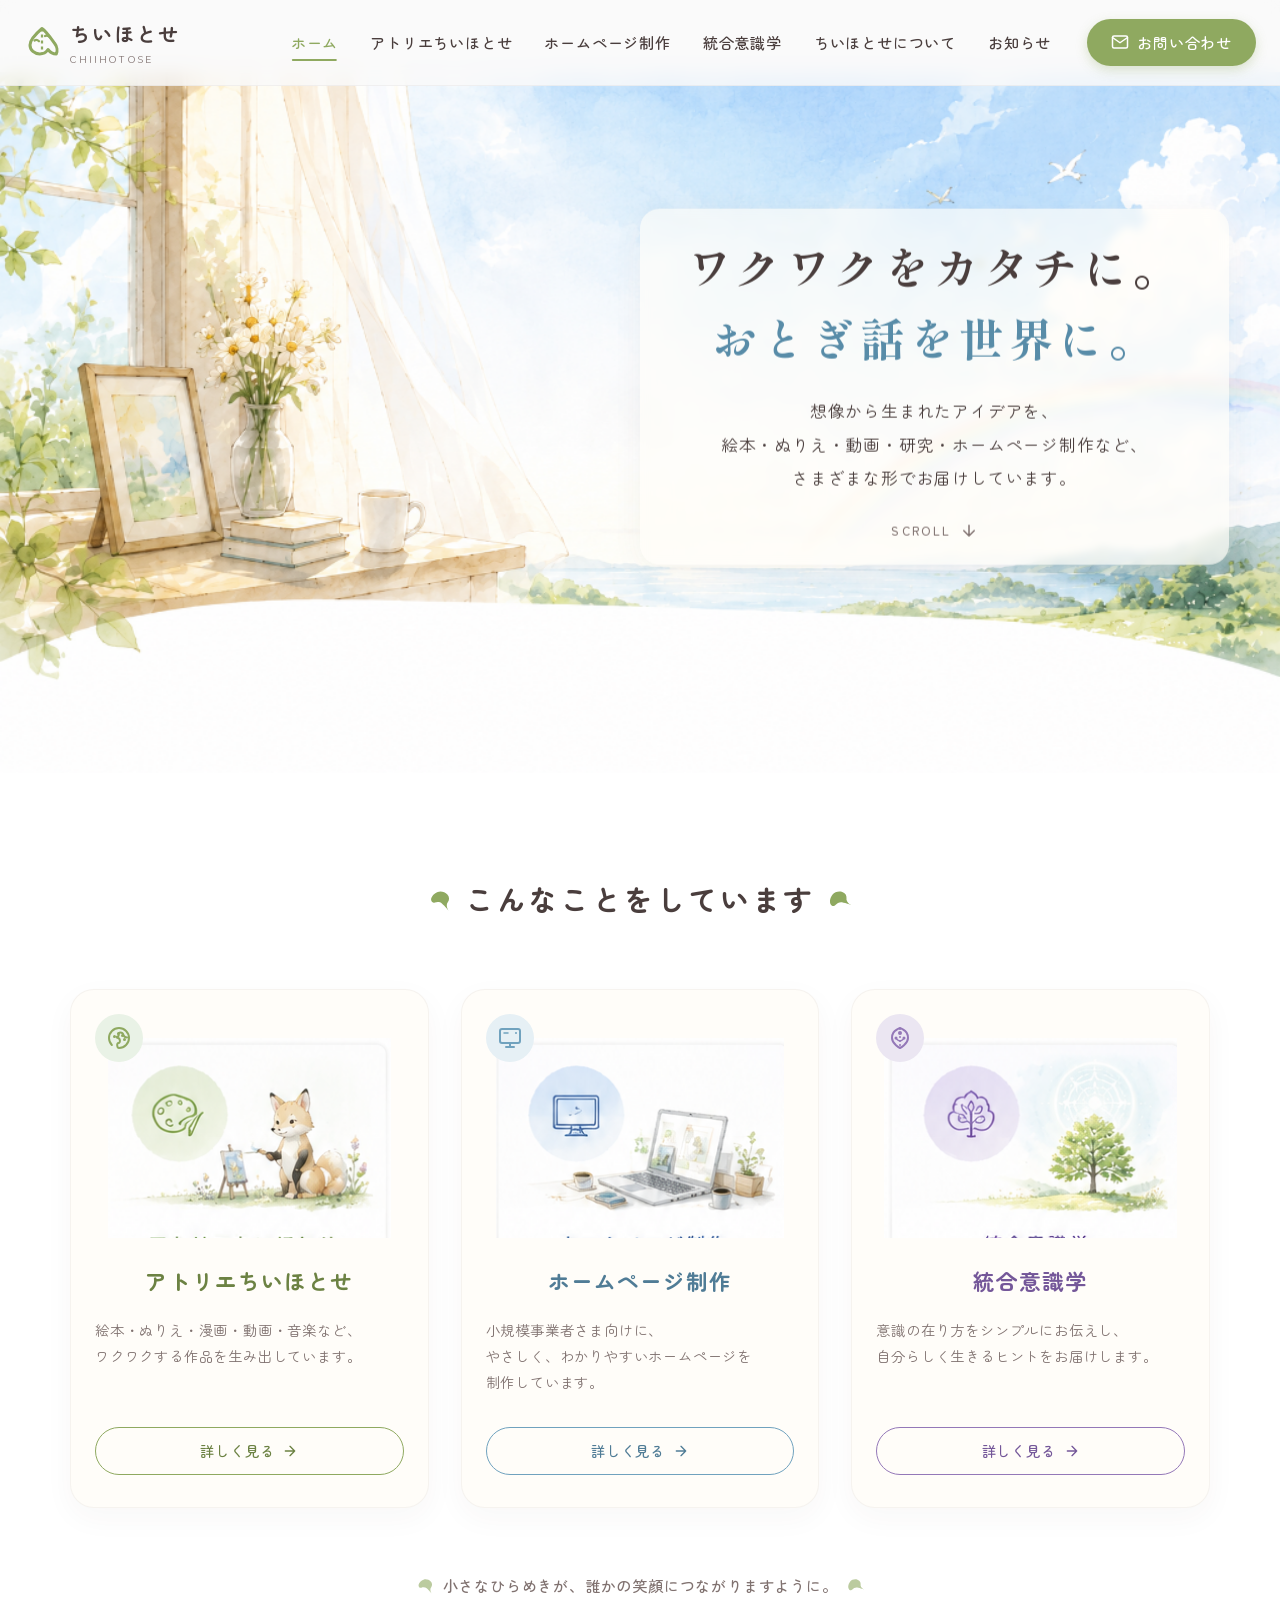
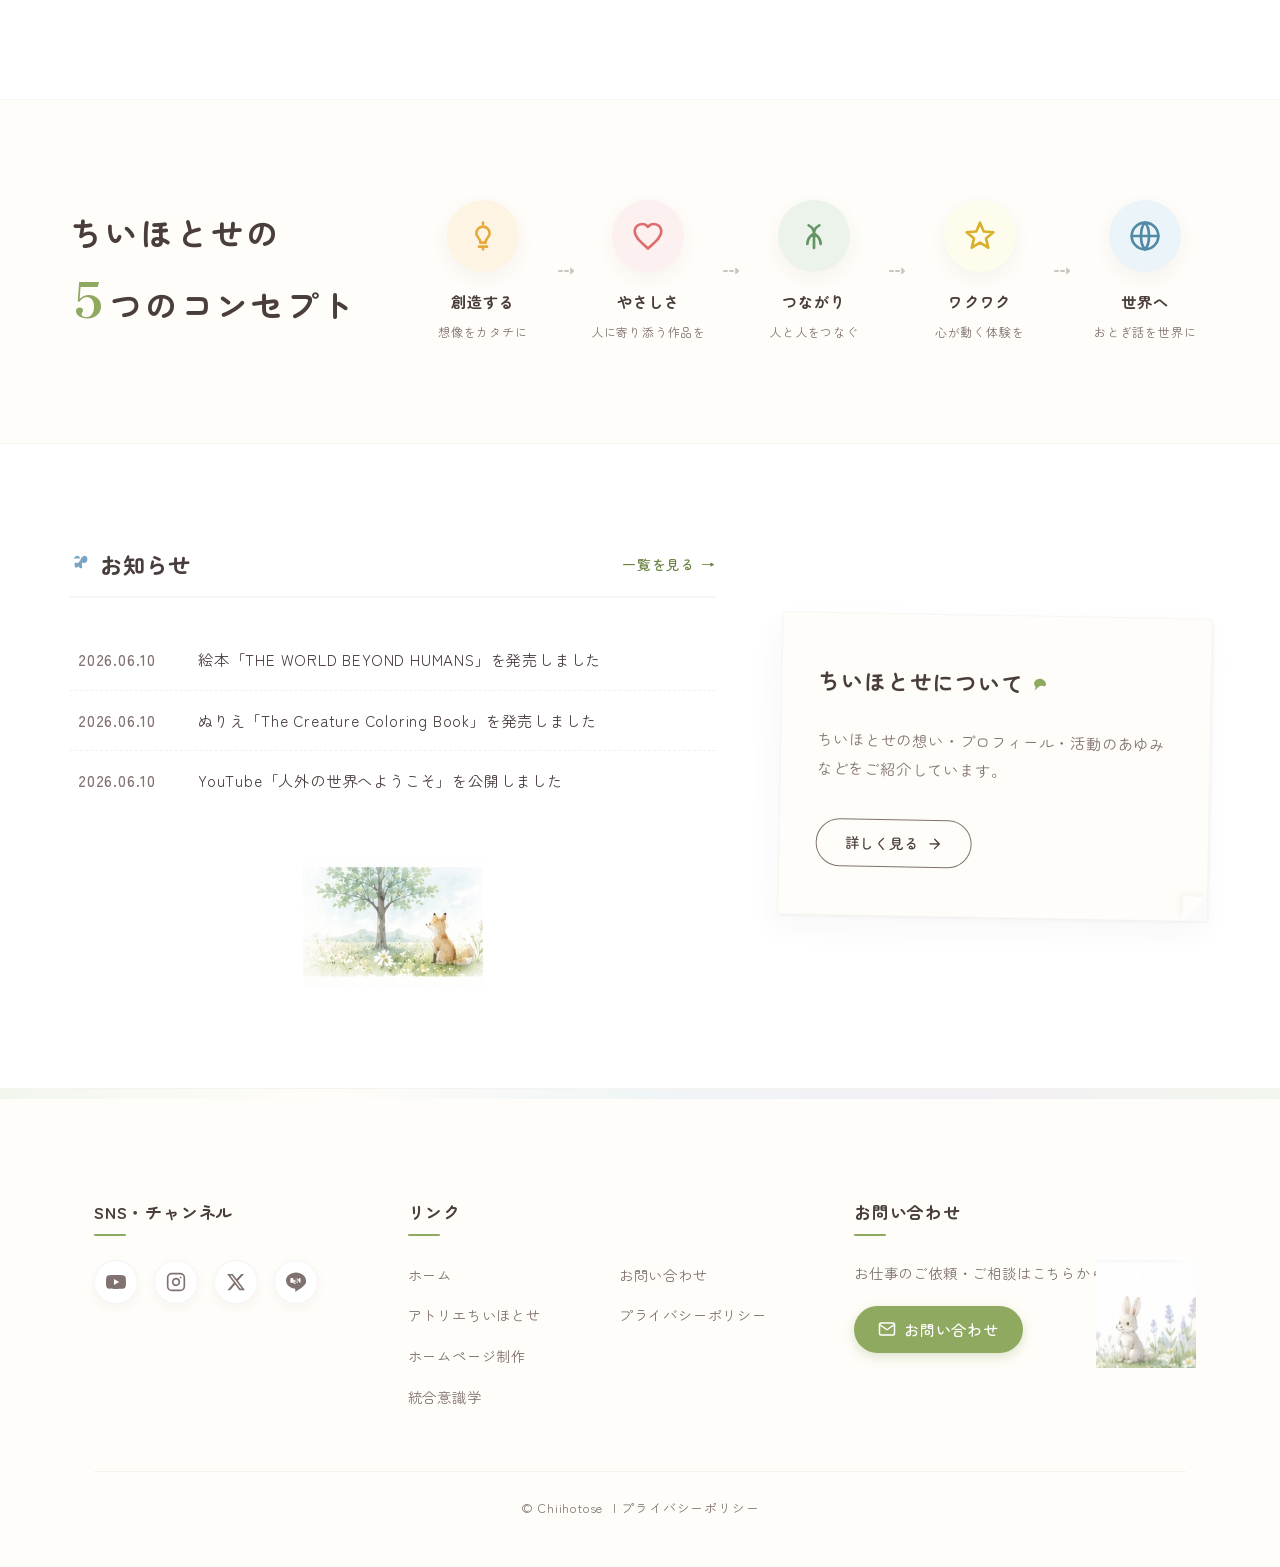
<file: index.html>
<!DOCTYPE html>
<html lang="ja">
<head>
    <meta charset="UTF-8">
    <meta name="viewport" content="width=device-width, initial-scale=1.0">
    <title>ちいほとせ | ワクワクをカタチに。おとぎ話を世界に。</title>
    <meta name="description" content="想像から生まれたアイデアを、絵本・ぬりえ・漫画・動画・音楽・研究など、さまざまな形でお届けしているクリエイティブスタジオ「ちいほとせ」の公式サイトです。">
    <!-- Google Fonts: Zen Maru Gothic & Shippori Mincho -->
    <link rel="preconnect" href="https://fonts.googleapis.com">
    <link rel="preconnect" href="https://fonts.gstatic.com" crossorigin>
    <link href="https://fonts.googleapis.com/css2?family=Shippori+Mincho:wght@500;700&family=Zen+Maru+Gothic:wght@400;500;700&display=swap" rel="stylesheet">
    <!-- styles.css -->
    <link rel="stylesheet" href="styles.css">
    <link rel="icon" type="image/png" href="assets/favicon.png">
</head>
<body>
    <!-- ヘッダー -->
    <header class="site-header" id="site-header">
        <div class="header-container">
            <a href="#" class="header-logo" aria-label="ちいほとせ ホーム">
                <svg class="logo-icon" viewBox="0 0 24 24" fill="none" xmlns="http://www.w3.org/2000/svg">
                    <path d="M12 3C8.5 6 4 10 4 14C4 17.5 7 20 10.5 20C13 20 15 18.5 16 17C17.5 19 19.5 20 21.5 20C22.5 18 22 15 20.5 13C19 11 15 5 12 3Z" stroke="#8FA960" stroke-width="2" stroke-linecap="round" stroke-linejoin="round"/>
                    <path d="M12 3V20" stroke="#8FA960" stroke-width="1.5" stroke-dasharray="2 2"/>
                    <path d="M7 11C7 11 8.5 10 10 11.5" stroke="#8FA960" stroke-width="1.5" stroke-linecap="round"/>
                    <path d="M14 8C14 8 16 7 17.5 9" stroke="#8FA960" stroke-width="1.5" stroke-linecap="round"/>
                </svg>
                <div class="logo-text">
                    <span class="logo-main">ちいほとせ</span>
                    <span class="logo-sub">chiihotose</span>
                </div>
            </a>
            <button class="mobile-nav-toggle" aria-controls="primary-navigation" aria-expanded="false" aria-label="メニューを開閉する">
                <span class="hamburger-bar"></span>
                <span class="hamburger-bar"></span>
                <span class="hamburger-bar"></span>
            </button>
            <nav class="header-nav" id="primary-navigation">
                <ul class="nav-list">
                    <li><a href="#" class="nav-link active">ホーム</a></li>
                    <li><a href="atelier.html" class="nav-link">アトリエちいほとせ</a></li>
                    <li><a href="web.html" class="nav-link">ホームページ制作</a></li>
                    <li><a href="https://aru-ics.github.io/github.io/" class="nav-link" target="_blank" rel="noopener noreferrer">統合意識学</a></li>
                    <li><a href="about.html" class="nav-link">ちいほとせについて</a></li>
                    <li><a href="#news" class="nav-link">お知らせ</a></li>
                </ul>
            </nav>
            <div class="header-cta">
                <a href="mailto:chiihotose@gmail.com" class="btn btn-contact">
                    <svg class="btn-icon" viewBox="0 0 24 24" fill="none" xmlns="http://www.w3.org/2000/svg">
                        <path d="M4 4H20C21.1 4 22 4.9 22 6V18C22 19.1 21.1 20 20 20H4C2.9 20 2 19.1 2 18V6C2 4.9 2.9 4 4 4Z" stroke="currentColor" stroke-width="2" stroke-linecap="round" stroke-linejoin="round"/>
                        <path d="M22 6L12 13L2 6" stroke="currentColor" stroke-width="2" stroke-linecap="round" stroke-linejoin="round"/>
                    </svg>
                    <span>お問い合わせ</span>
                </a>
            </div>
        </div>
    </header>

    <main>
        <!-- ヒーローセクション -->
        <section class="hero-section hero-fullwidth">
            <div class="hero-bg-wrapper">
                <img src="assets/hero_watercolor_window.png" alt="虹と窓辺の水彩画イラスト" class="hero-bg-img">
                <div class="hero-overlay-content">
                    <h1 class="hero-title">
                        <span class="title-line">ワクワクをカタチに。</span>
                        <span class="title-line text-blue">おとぎ話を世界に。</span>
                    </h1>
                    <p class="hero-subtext">
                        想像から生まれたアイデアを、<br>
                        絵本・ぬりえ・動画・研究・ホームページ制作など、<br>
                        さまざまな形でお届けしています。
                    </p>
                    <div class="scroll-indicator">
                        <span class="scroll-text">SCROLL</span>
                        <svg class="scroll-arrow" viewBox="0 0 24 24" fill="none" xmlns="http://www.w3.org/2000/svg">
                            <path d="M12 5V19M12 19L5 12M12 19L19 12" stroke="currentColor" stroke-width="2" stroke-linecap="round" stroke-linejoin="round"/>
                        </svg>
                    </div>
                </div>
            </div>
        </section>

        <!-- サービスカードセクション -->
        <section class="services-section">
            <div class="section-container">
                <h2 class="section-title">
                    <svg class="title-leaf leaf-left" viewBox="0 0 24 24" fill="currentColor" xmlns="http://www.w3.org/2000/svg"><path d="M2 21C2 21 6 18 10 16C12 15 15 15.5 17 17C18.5 18 20 17.5 21 16C22.5 13.5 21 9 17 6C14.5 4 10 4 7 6C4.5 7.5 3.5 10.5 4.5 13C5.5 15 5 18 2 21Z"/></svg>
                    <span>こんなことをしています</span>
                    <svg class="title-leaf leaf-right" viewBox="0 0 24 24" fill="currentColor" xmlns="http://www.w3.org/2000/svg"><path d="M22 21C22 21 18 18 14 16C12 15 9 15.5 7 17C5.5 18 4 17.5 3 16C1.5 13.5 3 9 7 6C9.5 4 14 4 17 6C19.5 7.5 20.5 10.5 19.5 13C18.5 15 19 18 22 21Z"/></svg>
                </h2>

                <div class="services-grid">
                    <!-- カード 1: アトリエちいほとせ -->
                    <a href="atelier.html" class="service-card card-atelier">
                        <div class="card-icon-wrapper circle-green">
                            <svg class="card-icon" viewBox="0 0 24 24" fill="none" xmlns="http://www.w3.org/2000/svg">
                                <path d="M12 22C17.5228 22 22 17.5228 22 12C22 6.47715 17.5228 2 12 2C6.47715 2 2 6.47715 2 12C2 14.7255 3.09032 17.1962 4.85857 19M12 22C11.3323 22 10.4284 21.0541 10.222 19.5857C10.027 18.2001 10.5843 17 11.5 17C12.4157 17 13.0805 15.7999 12.8856 14.4143C12.6791 12.9459 11.4589 12 10.7912 12C9.5 12 9.5 10.5 10.5 10.5C11.5 10.5 12 9.5 11.5 8.5C11 7.5 12 6.5 13.5 6.5C15 6.5 16 7.5 16.5 9C17 10.5 18.5 11.5 20 11.5" stroke="currentColor" stroke-width="2" stroke-linecap="round" stroke-linejoin="round"/>
                                <circle cx="7.5" cy="10.5" r="1.5" fill="currentColor"/>
                                <circle cx="11.5" cy="7.5" r="1.5" fill="currentColor"/>
                                <circle cx="15.5" cy="9.5" r="1.5" fill="currentColor"/>
                                <circle cx="17.5" cy="13.5" r="1.5" fill="currentColor"/>
                            </svg>
                        </div>
                        <div class="card-image-container">
                            <img src="assets/atelier_image_only.png" alt="アトリエちいほとせのイラスト" class="card-img">
                        </div>
                        <div class="card-body">
                            <h3 class="card-title text-green">アトリエちいほとせ</h3>
                            <p class="card-description">絵本・ぬりえ・漫画・動画・音楽など、<br>ワクワクする作品を生み出しています。</p>
                            <div class="card-btn btn-atelier-border">
                                <span>詳しく見る</span>
                                <svg class="btn-arrow" viewBox="0 0 24 24" fill="none" xmlns="http://www.w3.org/2000/svg">
                                    <path d="M5 12H19M19 12L12 5M19 12L12 19" stroke="currentColor" stroke-width="2" stroke-linecap="round" stroke-linejoin="round"/>
                                </svg>
                            </div>
                        </div>
                    </a>

                    <!-- カード 2: ホームページ制作 -->
                    <a href="web.html" class="service-card card-web">
                        <div class="card-icon-wrapper circle-blue">
                            <svg class="card-icon" viewBox="0 0 24 24" fill="none" xmlns="http://www.w3.org/2000/svg">
                                <rect x="2" y="3" width="20" height="14" rx="2" stroke="currentColor" stroke-width="2" stroke-linecap="round" stroke-linejoin="round"/>
                                <path d="M8 21H16" stroke="currentColor" stroke-width="2" stroke-linecap="round" stroke-linejoin="round"/>
                                <path d="M12 17V21" stroke="currentColor" stroke-width="2" stroke-linecap="round" stroke-linejoin="round"/>
                                <path d="M6 7H10" stroke="currentColor" stroke-width="1.5" stroke-linecap="round"/>
                                <circle cx="18" cy="7" r="1" fill="currentColor"/>
                            </svg>
                        </div>
                        <div class="card-image-container">
                            <img src="assets/web_image_only.png" alt="ホームページ制作のイラスト" class="card-img">
                        </div>
                        <div class="card-body">
                            <h3 class="card-title text-blue">ホームページ制作</h3>
                            <p class="card-description">小規模事業者さま向けに、<br>やさしく、わかりやすいホームページを<br>制作しています。</p>
                            <div class="card-btn btn-web-border">
                                <span>詳しく見る</span>
                                <svg class="btn-arrow" viewBox="0 0 24 24" fill="none" xmlns="http://www.w3.org/2000/svg">
                                    <path d="M5 12H19M19 12L12 5M19 12L12 19" stroke="currentColor" stroke-width="2" stroke-linecap="round" stroke-linejoin="round"/>
                                </svg>
                            </div>
                        </div>
                    </a>

                    <!-- カード 3: 統合意識学 -->
                    <a href="https://aru-ics.github.io/github.io/" class="service-card card-ics" target="_blank" rel="noopener noreferrer">
                        <div class="card-icon-wrapper circle-purple">
                            <svg class="card-icon" viewBox="0 0 24 24" fill="none" xmlns="http://www.w3.org/2000/svg">
                                <path d="M12 22C12 22 20 18 20 12C20 8 18 5 15 3.5C13.5 2.5 12 2 12 2C12 2 10.5 2.5 9 3.5C6 5 4 8 4 12C4 18 12 22 12 22Z" stroke="currentColor" stroke-width="2" stroke-linecap="round" stroke-linejoin="round"/>
                                <path d="M12 2V22" stroke="currentColor" stroke-width="1.5" stroke-dasharray="2 2"/>
                                <circle cx="12" cy="7" r="2" fill="currentColor"/>
                                <circle cx="8" cy="12" r="1.5" fill="currentColor"/>
                                <circle cx="16" cy="12" r="1.5" fill="currentColor"/>
                                <path d="M8 12.5C9.5 14 10.5 15 12 15C13.5 15 14.5 14 16 12.5" stroke="currentColor" stroke-width="1.5" stroke-linecap="round"/>
                            </svg>
                        </div>
                        <div class="card-image-container">
                            <img src="assets/ics_image_only.png" alt="統合意識学をイメージした木のイラスト" class="card-img">
                        </div>
                        <div class="card-body">
                            <h3 class="card-title text-purple">統合意識学</h3>
                            <p class="card-description">意識の在り方をシンプルにお伝えし、<br>自分らしく生きるヒントをお届けします。</p>
                            <div class="card-btn btn-ics-border">
                                <span>詳しく見る</span>
                                <svg class="btn-arrow" viewBox="0 0 24 24" fill="none" xmlns="http://www.w3.org/2000/svg">
                                    <path d="M5 12H19M19 12L12 5M19 12L12 19" stroke="currentColor" stroke-width="2" stroke-linecap="round" stroke-linejoin="round"/>
                                </svg>
                            </div>
                        </div>
                    </a>
                </div>

                <p class="services-footer-text">
                    <svg class="inline-leaf" viewBox="0 0 24 24" fill="currentColor" xmlns="http://www.w3.org/2000/svg"><path d="M2 21C2 21 6 18 10 16C12 15 15 15.5 17 17C18.5 18 20 17.5 21 16C22.5 13.5 21 9 17 6C14.5 4 10 4 7 6C4.5 7.5 3.5 10.5 4.5 13C5.5 15 5 18 2 21Z"/></svg>
                    <span>小さなひらめきが、誰かの笑顔につながりますように。</span>
                    <svg class="inline-leaf" viewBox="0 0 24 24" fill="currentColor" xmlns="http://www.w3.org/2000/svg"><path d="M22 21C22 21 18 18 14 16C12 15 9 15.5 7 17C5.5 18 4 17.5 3 16C1.5 13.5 3 9 7 6C9.5 4 14 4 17 6C19.5 7.5 20.5 10.5 19.5 13C18.5 15 19 18 22 21Z"/></svg>
                </p>
            </div>
        </section>

        <!-- コンセプトセクション -->
        <section class="concept-section">
            <div class="section-container">
                <div class="concept-layout">
                    <div class="concept-left">
                        <h2 class="concept-section-title">
                            ちいほとせの<br>
                            <span class="highlight-num">5</span>つのコンセプト
                        </h2>
                    </div>
                    <div class="concept-right">
                        <div class="concept-flow">
                            <!-- コンセプト 1 -->
                            <div class="concept-node">
                                <div class="concept-icon-circle bg-yellow">
                                    <svg viewBox="0 0 24 24" fill="none" xmlns="http://www.w3.org/2000/svg" class="concept-svg">
                                        <path d="M15 14C16 13 17 11.5 17 10C17 7.2 14.8 5 12 5C9.2 5 7 7.2 7 10C7 11.5 8 13 9 14C9.8 14.8 10 16 10 17H14C14 16 14.2 14.8 15 14Z" stroke="currentColor" stroke-width="2" stroke-linecap="round" stroke-linejoin="round"/>
                                        <path d="M9 20H15" stroke="currentColor" stroke-width="2" stroke-linecap="round" stroke-linejoin="round"/>
                                        <path d="M12 2V3" stroke="currentColor" stroke-width="2" stroke-linecap="round"/>
                                        <path d="M12 21V22" stroke="currentColor" stroke-width="2" stroke-linecap="round"/>
                                    </svg>
                                </div>
                                <h4 class="concept-node-title">創造する</h4>
                                <p class="concept-node-desc">想像をカタチに</p>
                            </div>

                            <div class="concept-arrow">
                                <svg class="dotted-arrow" viewBox="0 0 24 24" fill="none" xmlns="http://www.w3.org/2000/svg">
                                    <path d="M5 12H19M19 12L15 8M19 12L15 16" stroke="currentColor" stroke-width="2" stroke-linecap="round" stroke-linejoin="round" stroke-dasharray="3 3"/>
                                </svg>
                            </div>

                            <!-- コンセプト 2 -->
                            <div class="concept-node">
                                <div class="concept-icon-circle bg-pink">
                                    <svg viewBox="0 0 24 24" fill="none" xmlns="http://www.w3.org/2000/svg" class="concept-svg">
                                        <path d="M12 21.35L10.55 20.03C5.4 15.36 2 12.28 2 8.5C2 5.42 4.42 3 7.5 3C9.24 3 10.91 3.81 12 5.09C13.09 3.81 14.76 3 16.5 3C19.58 3 22 5.42 22 8.5C22 12.28 18.6 15.36 13.45 20.04L12 21.35Z" stroke="currentColor" stroke-width="2" stroke-linecap="round" stroke-linejoin="round"/>
                                    </svg>
                                </div>
                                <h4 class="concept-node-title">やさしさ</h4>
                                <p class="concept-node-desc">人に寄り添う作品を</p>
                            </div>

                            <div class="concept-arrow">
                                <svg class="dotted-arrow" viewBox="0 0 24 24" fill="none" xmlns="http://www.w3.org/2000/svg">
                                    <path d="M5 12H19M19 12L15 8M19 12L15 16" stroke="currentColor" stroke-width="2" stroke-linecap="round" stroke-linejoin="round" stroke-dasharray="3 3"/>
                                </svg>
                            </div>

                            <!-- コンセプト 3 -->
                            <div class="concept-node">
                                <div class="concept-icon-circle bg-green">
                                    <svg viewBox="0 0 24 24" fill="none" xmlns="http://www.w3.org/2000/svg" class="concept-svg">
                                        <path d="M12 10C12 10 12 6 8 4M12 10C12 10 12 6 16 4M12 10V21M12 10C9 12 7 15 7 18M12 10C15 12 17 15 17 18" stroke="currentColor" stroke-width="2" stroke-linecap="round" stroke-linejoin="round"/>
                                    </svg>
                                </div>
                                <h4 class="concept-node-title">つながり</h4>
                                <p class="concept-node-desc">人と人をつなぐ</p>
                            </div>

                            <div class="concept-arrow">
                                <svg class="dotted-arrow" viewBox="0 0 24 24" fill="none" xmlns="http://www.w3.org/2000/svg">
                                    <path d="M5 12H19M19 12L15 8M19 12L15 16" stroke="currentColor" stroke-width="2" stroke-linecap="round" stroke-linejoin="round" stroke-dasharray="3 3"/>
                                </svg>
                            </div>

                            <!-- コンセプト 4 -->
                            <div class="concept-node">
                                <div class="concept-icon-circle bg-lightyellow">
                                    <svg viewBox="0 0 24 24" fill="none" xmlns="http://www.w3.org/2000/svg" class="concept-svg">
                                        <path d="M12 2L14.8 8.6L22 9.2L16.5 13.8L18.2 20.8L12 17L5.8 20.8L7.5 13.8L2 9.2L9.2 8.6L12 2Z" stroke="currentColor" stroke-width="2" stroke-linecap="round" stroke-linejoin="round"/>
                                    </svg>
                                </div>
                                <h4 class="concept-node-title">ワクワク</h4>
                                <p class="concept-node-desc">心が動く体験を</p>
                            </div>

                            <div class="concept-arrow">
                                <svg class="dotted-arrow" viewBox="0 0 24 24" fill="none" xmlns="http://www.w3.org/2000/svg">
                                    <path d="M5 12H19M19 12L15 8M19 12L15 16" stroke="currentColor" stroke-width="2" stroke-linecap="round" stroke-linejoin="round" stroke-dasharray="3 3"/>
                                </svg>
                            </div>

                            <!-- コンセプト 5 -->
                            <div class="concept-node">
                                <div class="concept-icon-circle bg-blue">
                                    <svg viewBox="0 0 24 24" fill="none" xmlns="http://www.w3.org/2000/svg" class="concept-svg">
                                        <circle cx="12" cy="12" r="10" stroke="currentColor" stroke-width="2" stroke-linecap="round" stroke-linejoin="round"/>
                                        <path d="M12 2C14.5 4.5 15 8.5 15 12C15 15.5 14.5 19.5 12 22C9.5 19.5 9 15.5 9 12C9 8.5 9.5 4.5 12 2Z" stroke="currentColor" stroke-width="2" stroke-linecap="round" stroke-linejoin="round"/>
                                        <path d="M2 12H22" stroke="currentColor" stroke-width="2" stroke-linecap="round" stroke-linejoin="round"/>
                                    </svg>
                                </div>
                                <h4 class="concept-node-title">世界へ</h4>
                                <p class="concept-node-desc">おとぎ話を世界に</p>
                            </div>
                        </div>
                    </div>
                </div>
            </div>
        </section>

        <!-- お知らせ ＆ ちいほとせについて セクション -->
        <section class="info-section">
            <div class="section-container grid-two-columns">
                <!-- お知らせ -->
                <div class="news-column" id="news">
                    <div class="column-header">
                        <h3 class="column-title">
                            <svg class="title-butterfly" viewBox="0 0 24 24" fill="currentColor" xmlns="http://www.w3.org/2000/svg">
                                <path d="M4 6C4 6 5.5 3 8 3C10.5 3 11 5.5 11 7C11 9 9.5 11 7.5 11C6.5 11 5.5 10 5.5 10C5.5 10 5 11.5 5 13C5 15 6 16 7 16C8 16 9 14.5 9 14.5C9 14.5 10 16 11 16.5C12 17 13.5 16 13.5 16C13.5 16 13 14.5 13 13C13 11.5 13.5 10 13.5 10C13.5 10 14.5 11 15.5 11C17.5 11 19 9 19 7C19 5.5 18.5 3 16 3C13.5 3 12 6 12 6C12 6 11.5 8 11.5 9.5C11.5 8 11 6 11 6Z"/>
                            </svg>
                            <span>お知らせ</span>
                        </h3>
                        <a href="#" class="btn-more-link">一覧を見る →</a>
                    </div>
                    <ul class="news-list">
                        <li class="news-item">
    <span class="news-date">2026.06.10</span>
    <a href="https://amzn.to/4eg0dKM" target="_blank" rel="noopener noreferrer" class="news-text">
        絵本「THE WORLD BEYOND HUMANS」を発売しました
    </a>
</li>
<li class="news-item">
    <span class="news-date">2026.06.10</span>
    <a href="https://amzn.to/49MYawm" target="_blank" rel="noopener noreferrer" class="news-text">
        ぬりえ「The Creature Coloring Book」を発売しました
    </a>
</li>
<li class="news-item">
    <span class="news-date">2026.06.10</span>
    <a href="https://youtu.be/vnYf-RVk_Js" target="_blank" rel="noopener noreferrer" class="news-text">
        YouTube「人外の世界へようこそ」を公開しました
    </a>
</li>
                    </ul>
                    <div class="news-illustration">
                        <img src="assets/fox_under_tree.png" alt="木の下に佇むキツネのイラスト" class="fox-tree-img">
                    </div>
                </div>

                <!-- ちいほとせについて -->
                <div class="about-column" id="about">
                    <div class="about-card-paper">
                        <div class="about-card-inner">
                            <h3 class="about-card-title">
                                <span>ちいほとせについて</span>
                                <svg class="inline-leaf-mini" viewBox="0 0 24 24" fill="currentColor" xmlns="http://www.w3.org/2000/svg"><path d="M2 21C2 21 6 18 10 16C12 15 15 15.5 17 17C18.5 18 20 17.5 21 16C22.5 13.5 21 9 17 6C14.5 4 10 4 7 6C4.5 7.5 3.5 10.5 4.5 13C5.5 15 5 18 2 21Z"/></svg>
                            </h3>
                            <p class="about-card-text">
                                ちいほとせの想い・プロフィール・活動のあゆみなどをご紹介しています。
                            </p>
                            <a href="about.html" class="about-card-btn">
                                <span>詳しく見る</span>
                                <svg class="btn-arrow" viewBox="0 0 24 24" fill="none" xmlns="http://www.w3.org/2000/svg">
                                    <path d="M5 12H19M19 12L12 5M19 12L12 19" stroke="currentColor" stroke-width="2" stroke-linecap="round" stroke-linejoin="round"/>
                                </svg>
                            </a>
                        </div>
                    </div>
                </div>
            </div>
        </section>
    </main>

    <!-- フッター -->
    <footer class="site-footer">
        <div class="footer-flower-border"></div>
        <div class="footer-container">
            <div class="footer-columns">
                <!-- 左: SNS情報 -->
                <div class="footer-column footer-sns-col">
                    <h4 class="footer-title">SNS・チャンネル</h4>
                    <div class="sns-icons">
                        <!-- YouTube -->
                        <a href="https://www.youtube.com/" target="_blank" rel="noopener noreferrer" class="sns-icon-btn yt" aria-label="YouTube">
                            <svg viewBox="0 0 24 24" fill="currentColor" xmlns="http://www.w3.org/2000/svg">
                                <path d="M23.498 6.163a3.003 3.003 0 0 0-2.11-2.11C19.518 3.5 12 3.5 12 3.5s-7.517 0-9.388.502a3.003 3.003 0 0 0-2.11 2.11C0 8.033 0 12 0 12s0 3.967.502 5.837a3.003 3.003 0 0 0 2.11 2.11c1.871.502 9.388.502 9.388.502s7.518 0 9.388-.502a3.003 3.003 0 0 0 2.11-2.11C24 15.967 24 12 24 12s0-3.967-.502-5.837zM9.545 15.568V8.432L15.818 12l-6.273 3.568z"/>
                            </svg>
                        </a>
                        <!-- Instagram -->
                        <a href="https://www.instagram.com/" target="_blank" rel="noopener noreferrer" class="sns-icon-btn ig" aria-label="Instagram">
                            <svg viewBox="0 0 24 24" fill="none" stroke="currentColor" stroke-width="2" stroke-linecap="round" stroke-linejoin="round" xmlns="http://www.w3.org/2000/svg">
                                <rect x="2" y="2" width="20" height="20" rx="5" ry="5"/>
                                <path d="M16 11.37A4 4 0 1 1 12.63 8 4 4 0 0 1 16 11.37z"/>
                                <line x1="17.5" y1="6.5" x2="17.51" y2="6.5"/>
                            </svg>
                        </a>
                        <!-- X (Twitter) -->
                        <a href="https://twitter.com/chiihotose" target="_blank" rel="noopener noreferrer" class="sns-icon-btn x" aria-label="X (旧Twitter)">
                            <svg viewBox="0 0 24 24" fill="currentColor" xmlns="http://www.w3.org/2000/svg">
                                <path d="M18.244 2.25h3.308l-7.227 8.26 8.502 11.24H16.17l-5.214-6.817L4.99 21.75H1.68l7.73-8.835L1.254 2.25H8.08l4.713 6.231zm-1.161 17.52h1.833L7.084 4.126H5.117z"/>
                            </svg>
                        </a>
                        <!-- LINE -->
                        <a href="https://line.me/" target="_blank" rel="noopener noreferrer" class="sns-icon-btn line" aria-label="LINE">
                            <svg viewBox="0 0 24 24" fill="currentColor" xmlns="http://www.w3.org/2000/svg">
                                <path d="M24 10.304c0-5.369-5.383-9.738-12-9.738-6.616 0-12 4.369-12 9.738 0 4.814 4.269 8.846 10.036 9.608.391.084.922.258 1.057.592.121.303.079.778.039 1.084l-.171 1.027c-.053.303-.251 1.185 1.083.645 1.333-.54 7.185-4.225 9.805-7.236 2.05-2.28 3.15-4.568 3.15-6.953zm-15.908 2.65h-2.146c-.365 0-.661-.296-.661-.661V7.747c0-.365.296-.661.661-.661h2.146c.365 0 .661.296.661.661v.564c0 .365-.296.661-.661.661H9.138v.827h1.613c.365 0 .661.296.661.661v.564c0 .365-.296.661-.661.661H9.138v.892h1.613c.365 0 .661.296.661.661v.564c0 .366-.296.662-.661.662zm4.333 0c-.365 0-.661-.296-.661-.661V7.747c0-.365.296-.661.661-.661h.564c.365 0 .661.296.661.661v3.932c0 .365-.296.661-.661.661h-.564zm4.846 0h-.564c-.234 0-.448-.124-.564-.325l-2.023-3.41v3.074c0 .365-.296.661-.661.661h-.564c-.365 0-.661-.296-.661-.661V7.747c0-.234.124-.448.325-.564.201-.116.45-.112.645.011l2.25 1.776V7.747c0-.365.296-.661.661-.661h.564c.365 0 .661.296.661.661v4.596c0 .365-.296.661-.661.661zm4.846-1.503h-1.613v-.827h1.613c.365 0 .661-.296.661-.661V9.401c0-.365-.296-.661-.661-.661h-1.613v-.827h1.613c.365 0 .661-.296.661-.661v-.564c0-.365-.296-.661-.661-.661h-2.842c-.365 0-.661.296-.661.661v4.596c0 .365.296.661.661.661h2.842c.365 0 .661-.296.661-.661v-.564c0-.365-.296-.661-.661-.661z"/>
                            </svg>
                        </a>
                    </div>
                </div>

                <!-- 中: リンク (サイトマップ) -->
                <div class="footer-column footer-links-col">
                    <h4 class="footer-title">リンク</h4>
                    <div class="footer-links-grid">
                        <ul class="footer-links-list">
                            <li><a href="index.html">ホーム</a></li>
                            <li><a href="atelier.html">アトリエちいほとせ</a></li>
                            <li><a href="web.html">ホームページ制作</a></li>
                            <li><a href="https://aru-ics.github.io/github.io/">統合意識学</a></li>
                        </ul>
                        <ul class="footer-links-list">
                            <li><a href="mailto:chiihotose@gmail.com">お問い合わせ</a></li>
                            <li><a href="privacy.html">プライバシーポリシー</a></li>
                        </ul>
                    </div>
                </div>

                <!-- 右: お問い合わせ -->
                <div class="footer-column footer-contact-col" id="contact">
                    <h4 class="footer-title">お問い合わせ</h4>
                    <p class="footer-contact-text">お仕事のご依頼・ご相談はこちらから。</p>
                    <div class="footer-cta-wrapper">
                        <a href="mailto:chiihotose@gmail.com" class="btn btn-contact btn-footer-contact">
                            <svg class="btn-icon" viewBox="0 0 24 24" fill="none" xmlns="http://www.w3.org/2000/svg">
                                <path d="M4 4H20C21.1 4 22 4.9 22 6V18C22 19.1 21.1 20 20 20H4C2.9 20 2 19.1 2 18V6C2 4.9 2.9 4 4 4Z" stroke="currentColor" stroke-width="2" stroke-linecap="round" stroke-linejoin="round"/>
                                <path d="M22 6L12 13L2 6" stroke="currentColor" stroke-width="2" stroke-linecap="round" stroke-linejoin="round"/>
                            </svg>
                            <span>お問い合わせ</span>
                        </a>
                        <div class="rabbit-illustration">
                            <img src="assets/rabbit_flowers.png" alt="草むらに座るウサギのイラスト" class="rabbit-img">
                        </div>
                    </div>
                </div>
            </div>

            <!-- コピーライト -->
            <div class="footer-bottom">
                <p class="copyright">&copy; Chiihotose &nbsp;|
                    <a href="privacy.html" class="privacy-link">プライバシーポリシー</a>
                </p>
            </div>
        </div>
    </footer>

    <!-- JavaScript for Mobile Menu & Header Scroll effect -->
    <script>
        document.addEventListener('DOMContentLoaded', () => {
            const header = document.getElementById('site-header');
            const mobileToggle = document.querySelector('.mobile-nav-toggle');
            const primaryNav = document.getElementById('primary-navigation');

            // 1. スクロール時のヘッダー背景色切り替え
            window.addEventListener('scroll', () => {
                if (window.scrollY > 50) {
                    header.classList.add('scrolled');
                } else {
                    header.classList.remove('scrolled');
                }
            });

            // 2. モバイルナビゲーションの開閉
            mobileToggle.addEventListener('click', () => {
                const isExpanded = mobileToggle.getAttribute('aria-expanded') === 'true';
                mobileToggle.setAttribute('aria-expanded', !isExpanded);
                primaryNav.classList.toggle('open');
                document.body.classList.toggle('no-scroll');
            });

            // 3. ナビゲーションリンクをクリックしたときにモバイルメニューを閉じる
            const navLinks = document.querySelectorAll('.nav-link');
            navLinks.forEach(link => {
                link.addEventListener('click', () => {
                    mobileToggle.setAttribute('aria-expanded', 'false');
                    primaryNav.classList.remove('open');
                    document.body.classList.remove('no-scroll');
                });
            });
        });
    </script>
</body>
</html>
</file>
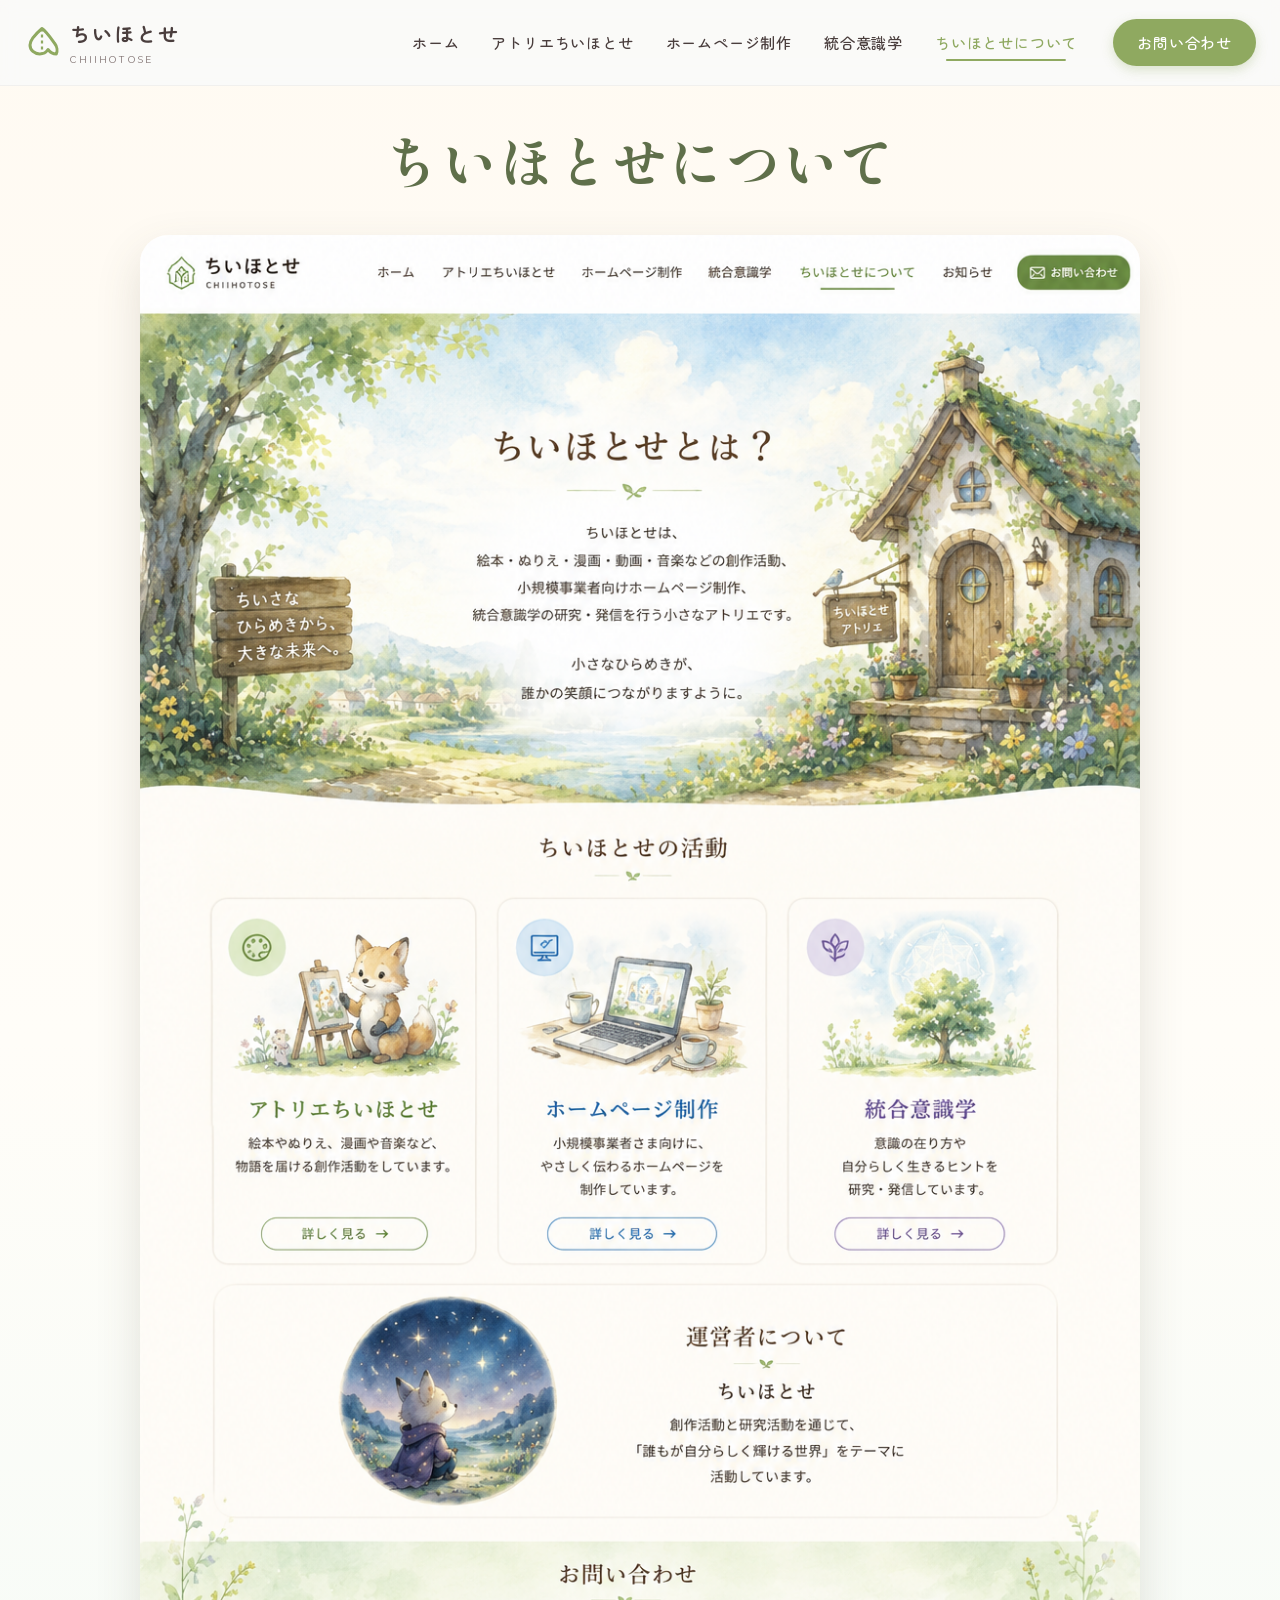
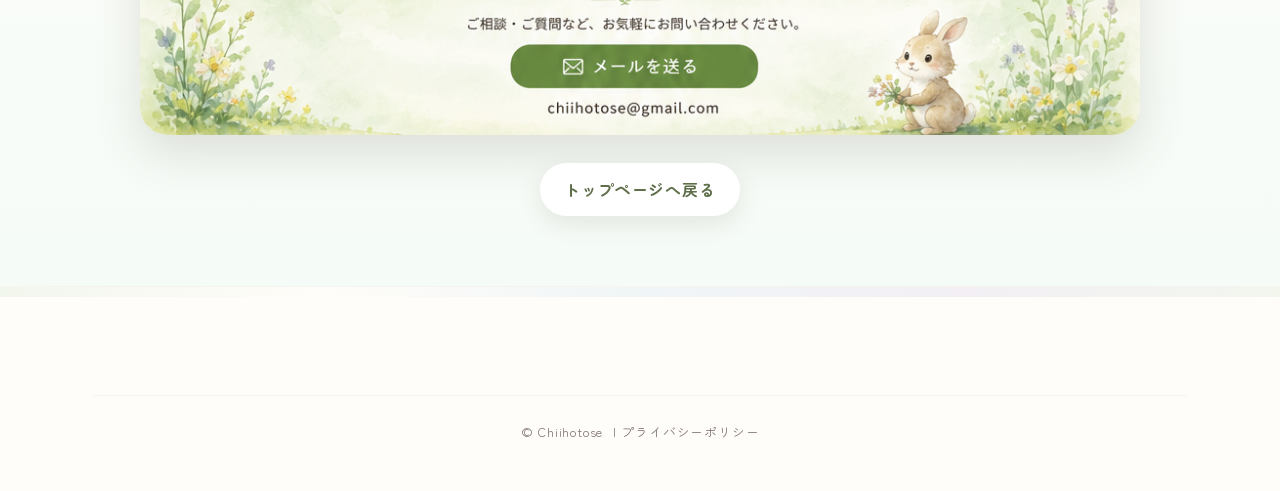
<file: about.html>
<!DOCTYPE html>
<html lang="ja">
<head>
    <meta charset="UTF-8">
    <meta name="viewport" content="width=device-width, initial-scale=1.0">
    <title>ちいほとせについて | ちいほとせ</title>
    <meta name="description" content="ちいほとせについて。ワクワクをカタチに。おとぎ話を世界に。">
    <link rel="preconnect" href="https://fonts.googleapis.com">
    <link rel="preconnect" href="https://fonts.gstatic.com" crossorigin>
    <link href="https://fonts.googleapis.com/css2?family=Shippori+Mincho:wght@500;700&family=Zen+Maru+Gothic:wght@400;500;700&display=swap" rel="stylesheet">
    <link rel="stylesheet" href="styles.css">
    <style>
        .about-image-page {
            padding: 110px 20px 70px;
            background: linear-gradient(180deg, #fffaf2 0%, #fffdf8 55%, #f5fbf7 100%);
        }
        .about-image-wrap {
            max-width: 1120px;
            margin: 0 auto;
            text-align: center;
        }
        .about-image-wrap h1 {
            font-family: "Shippori Mincho", serif;
            color: #5f6f4a;
            font-size: clamp(2rem, 5vw, 3.5rem);
            margin-bottom: 24px;
        }
        .about-main-image {
            width: 100%;
            max-width: 1000px;
            height: auto;
            display: block;
            margin: 0 auto;
            border-radius: 28px;
            box-shadow: 0 18px 45px rgba(90, 80, 60, 0.16);
        }
        .about-back-link {
            display: inline-block;
            margin-top: 28px;
            padding: 12px 24px;
            border-radius: 999px;
            background: #ffffff;
            color: #5f6f4a;
            text-decoration: none;
            box-shadow: 0 8px 24px rgba(90, 80, 60, 0.12);
            font-weight: 700;
        }
    </style>
</head>
<body>
    <header class="site-header" id="site-header">
        <div class="header-container">
            <a href="index.html" class="header-logo" aria-label="ちいほとせ ホーム">
                <svg class="logo-icon" viewBox="0 0 24 24" fill="none" xmlns="http://www.w3.org/2000/svg">
                    <path d="M12 3C8.5 6 4 10 4 14C4 17.5 7 20 10.5 20C13 20 15 18.5 16 17C17.5 19 19.5 20 21.5 20C22.5 18 22 15 20.5 13C19 11 15 5 12 3Z" stroke="#8FA960" stroke-width="2" stroke-linecap="round" stroke-linejoin="round"/>
                    <path d="M12 3V20" stroke="#8FA960" stroke-width="1.5" stroke-dasharray="2 2"/>
                </svg>
                <div class="logo-text">
                    <span class="logo-main">ちいほとせ</span>
                    <span class="logo-sub">chiihotose</span>
                </div>
            </a>
            <button class="mobile-nav-toggle" aria-controls="primary-navigation" aria-expanded="false" aria-label="メニューを開閉する">
                <span class="hamburger-bar"></span>
                <span class="hamburger-bar"></span>
                <span class="hamburger-bar"></span>
            </button>
            <nav class="header-nav" id="primary-navigation">
                <ul class="nav-list">
                    <li><a href="index.html" class="nav-link">ホーム</a></li>
                    <li><a href="atelier.html" class="nav-link">アトリエちいほとせ</a></li>
                    <li><a href="web.html" class="nav-link">ホームページ制作</a></li>
                    <li><a href="https://aru-ics.github.io/github.io/" class="nav-link" target="_blank" rel="noopener noreferrer">統合意識学</a></li>
                    <li><a href="about.html" class="nav-link active">ちいほとせについて</a></li>
                </ul>
            </nav>
            <div class="header-cta">
                <a href="mailto:chiihotose@gmail.com" class="btn btn-contact"><span>お問い合わせ</span></a>
            </div>
        </div>
    </header>

    <main class="about-image-page">
        <div class="about-image-wrap">
            <h1>ちいほとせについて</h1>
            <img src="assets/about_chiihotose.png" alt="ちいほとせについて" class="about-main-image">
            <a href="index.html" class="about-back-link">トップページへ戻る</a>
        </div>
    </main>

    <footer class="site-footer">
        <div class="footer-flower-border"></div>
        <div class="footer-container">
            <div class="footer-bottom">
                <p class="copyright">&copy; Chiihotose &nbsp;|
                    <a href="privacy.html" class="privacy-link">プライバシーポリシー</a>
                </p>
            </div>
        </div>
    </footer>

    <script>
        document.addEventListener('DOMContentLoaded', () => {
            const header = document.getElementById('site-header');
            const mobileToggle = document.querySelector('.mobile-nav-toggle');
            const primaryNav = document.getElementById('primary-navigation');
            window.addEventListener('scroll', () => {
                if (window.scrollY > 50) header.classList.add('scrolled');
                else header.classList.remove('scrolled');
            });
            if (mobileToggle && primaryNav) {
                mobileToggle.addEventListener('click', () => {
                    const isExpanded = mobileToggle.getAttribute('aria-expanded') === 'true';
                    mobileToggle.setAttribute('aria-expanded', !isExpanded);
                    primaryNav.classList.toggle('open');
                    document.body.classList.toggle('no-scroll');
                });
            }
        });
    </script>
</body>
</html>
</file>
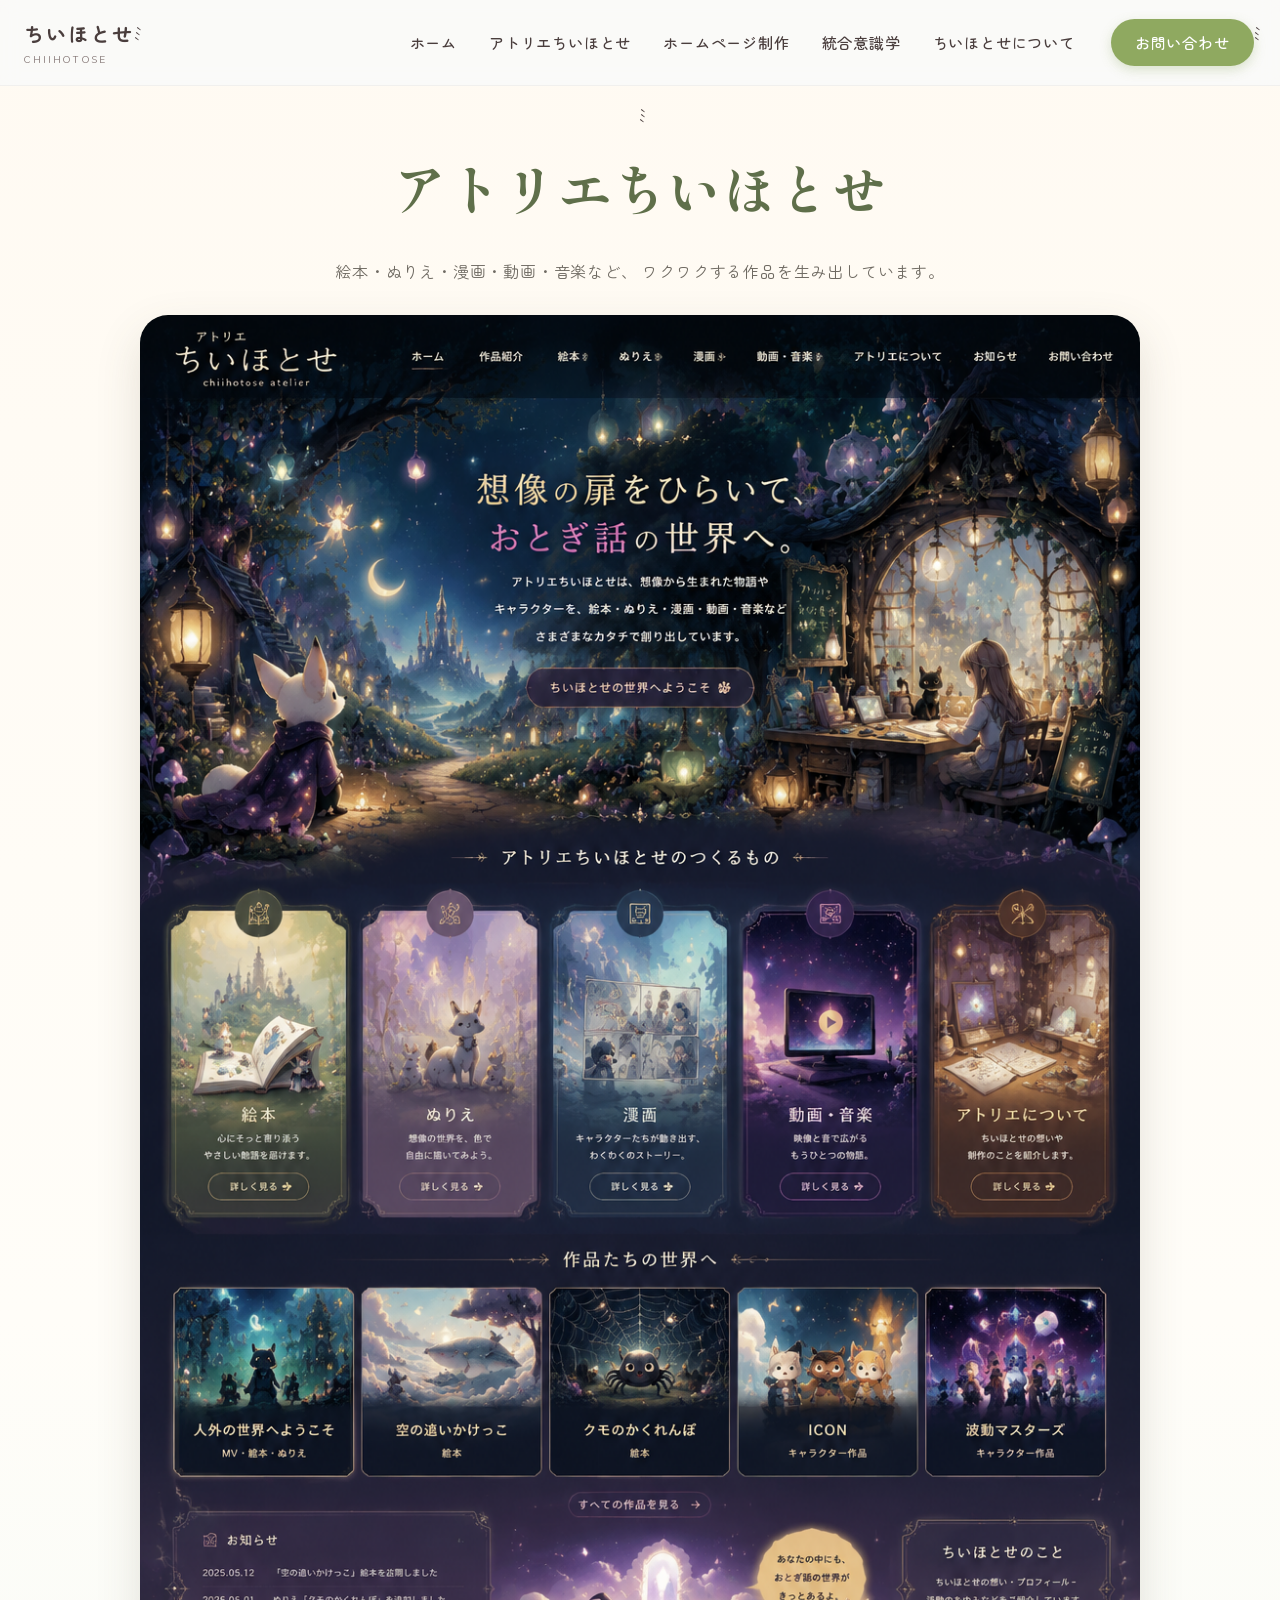
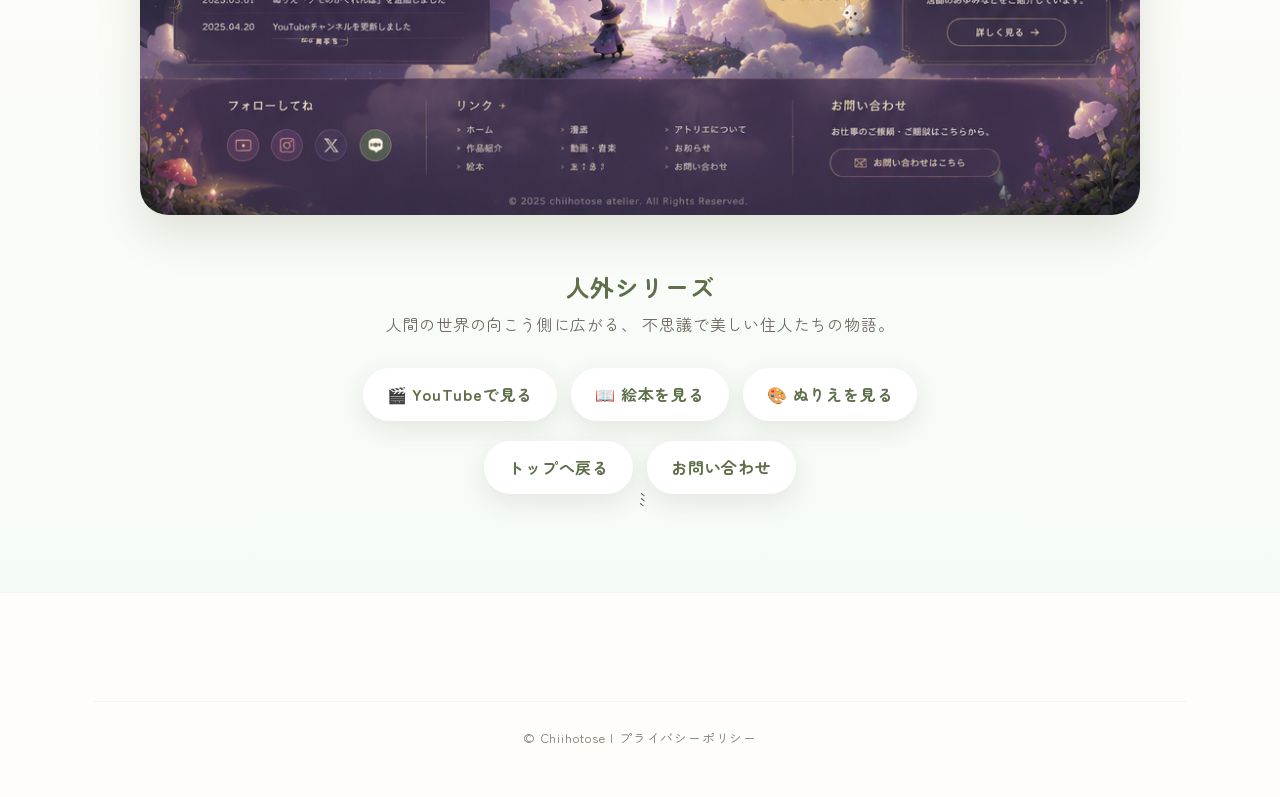
<file: atelier.html>
<!DOCTYPE html>

<html lang="ja">
<head>
  <meta charset="UTF-8">
  <meta name="viewport" content="width=device-width, initial-scale=1.0">
  <link rel="preconnect" href="https://fonts.googleapis.com">
  <link rel="preconnect" href="https://fonts.gstatic.com" crossorigin>
  <link href="https://fonts.googleapis.com/css2?family=Shippori+Mincho:wght@500;700&family=Zen+Maru+Gothic:wght@400;500;700&display=swap" rel="stylesheet">
  <link rel="stylesheet" href="styles.css">

  <title>アトリエちいほとせ | ちいほとせ</title>
  <meta name="description" content="アトリエちいほとせ。絵本・ぬりえ・漫画・動画・音楽など、ワクワクする作品を生み出しています。">

<style>
.simple-page {
  padding: 110px 20px 70px;
  background: linear-gradient(180deg, #fffaf2 0%, #fffdf8 60%, #f5fbf7 100%);
}
.simple-wrap {
  max-width: 1120px;
  margin: 0 auto;
  text-align: center;
}
.simple-wrap h1 {
  font-family: "Shippori Mincho", serif;
  color: #5f6f4a;
  font-size: clamp(2rem, 5vw, 3.4rem);
  margin-bottom: 18px;
}
.simple-wrap p {
  color: #6f6a62;
  line-height: 2;
  margin-bottom: 28px;
}
.simple-main-image {
  width: 100%;
  max-width: 1000px;
  display: block;
  margin: 0 auto 28px;
  border-radius: 28px;
  box-shadow: 0 18px 45px rgba(90, 80, 60, 0.16);
}
.simple-buttons {
  display: flex;
  gap: 14px;
  flex-wrap: wrap;
  justify-content: center;
  margin-top: 20px;
}
.simple-button {
  display: inline-block;
  padding: 12px 24px;
  border-radius: 999px;
  background: #ffffff;
  color: #5f6f4a;
  text-decoration: none;
  box-shadow: 0 8px 24px rgba(90, 80, 60, 0.12);
  font-weight: 700;
}
.series-title {
  margin-top: 50px;
  color: #5f6f4a;
}
</style>

</head>

<body>

<header class="site-header" id="site-header">
  <div class="header-container">
    <a href="index.html" class="header-logo">
      <div class="logo-text">
        <span class="logo-main">ちいほとせ</span>
        <span class="logo-sub">chiihotose</span>
      </div>
    </a>

```
<nav class="header-nav">
  <ul class="nav-list">
    <li><a href="index.html" class="nav-link">ホーム</a></li>
    <li><a href="atelier.html" class="nav-link">アトリエちいほとせ</a></li>
    <li><a href="web.html" class="nav-link">ホームページ制作</a></li>
    <li><a href="https://aru-ics.github.io/github.io/" class="nav-link">統合意識学</a></li>
    <li><a href="about.html" class="nav-link">ちいほとせについて</a></li>
  </ul>
</nav>

<div class="header-cta">
  <a href="mailto:chiihotose@gmail.com" class="btn btn-contact">お問い合わせ</a>
</div>
```

  </div>
</header>

<main class="simple-page">

  <div class="simple-wrap">

```
<h1>アトリエちいほとせ</h1>

<p>
  絵本・ぬりえ・漫画・動画・音楽など、
  ワクワクする作品を生み出しています。
</p>

<img src="assets/atelier_page.png"
     alt="アトリエちいほとせ"
     class="simple-main-image">

<h2 class="series-title">人外シリーズ</h2>

<p>
  人間の世界の向こう側に広がる、
  不思議で美しい住人たちの物語。
</p>

<div class="simple-buttons">

  <a href="https://youtu.be/vnYf-RVk_Js"
     target="_blank"
     class="simple-button">
     🎬 YouTubeで見る
  </a>

  <a href="https://amzn.to/4eg0dKM"
     target="_blank"
     class="simple-button">
     📖 絵本を見る
  </a>

  <a href="https://amzn.to/49MYawm"
     target="_blank"
     class="simple-button">
     🎨 ぬりえを見る
  </a>

</div>

<div class="simple-buttons">

  <a href="index.html"
     class="simple-button">
     トップへ戻る
  </a>

  <a href="mailto:chiihotose@gmail.com"
     class="simple-button">
     お問い合わせ
  </a>

</div>
```

  </div>

</main>

<footer class="site-footer">
  <div class="footer-container">
    <div class="footer-bottom">
      <p class="copyright">
        &copy; Chiihotose |
        <a href="privacy.html" class="privacy-link">
          プライバシーポリシー
        </a>
      </p>
    </div>
  </div>
</footer>

</body>
</html>
</file>
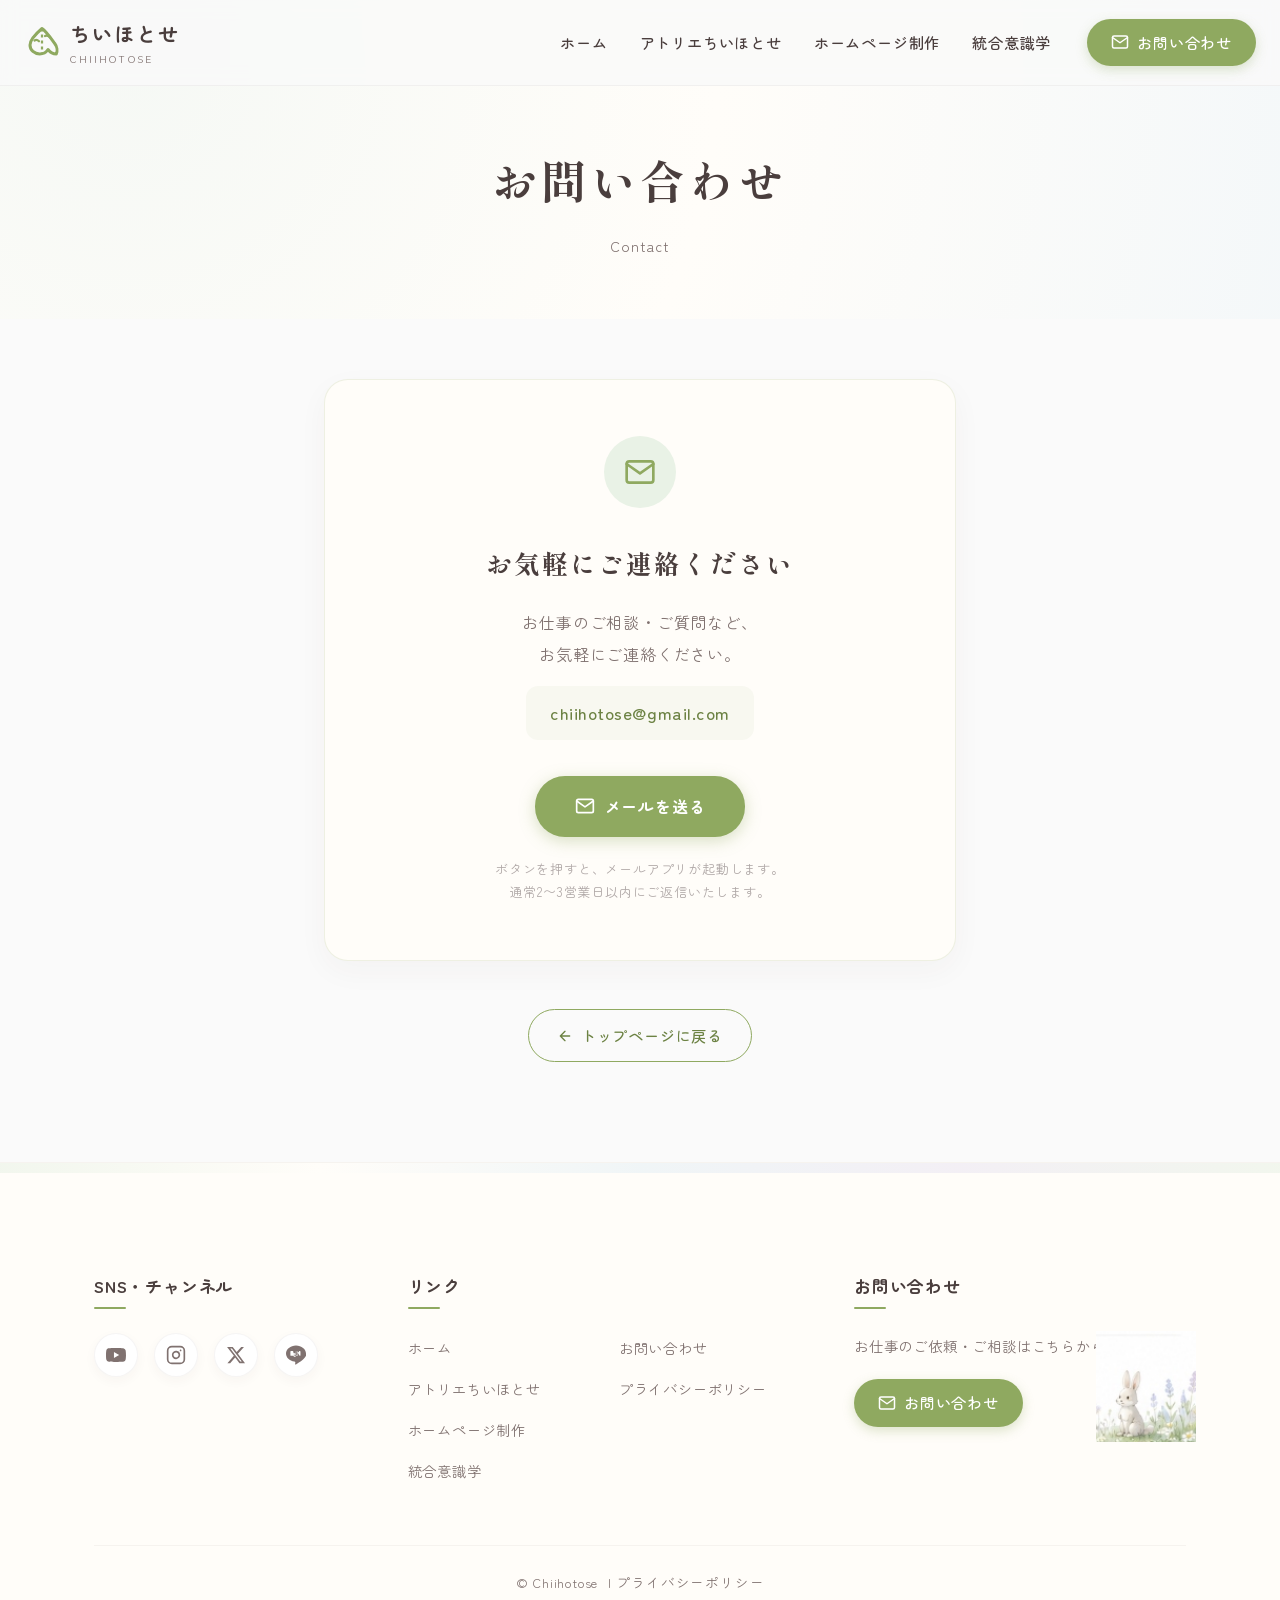
<file: contact.html>
<!DOCTYPE html>
<html lang="ja">
<head>
    <meta charset="UTF-8">
    <meta name="viewport" content="width=device-width, initial-scale=1.0">
    <title>お問い合わせ | ちいほとせ</title>
    <meta name="description" content="ちいほとせへのお問い合わせページです。お仕事のご相談・ご質問はこちらからお気軽にどうぞ。">
    <link rel="preconnect" href="https://fonts.googleapis.com">
    <link rel="preconnect" href="https://fonts.gstatic.com" crossorigin>
    <link href="https://fonts.googleapis.com/css2?family=Shippori+Mincho:wght@500;700&family=Zen+Maru+Gothic:wght@400;500;700&display=swap" rel="stylesheet">
    <link rel="stylesheet" href="styles.css">
    <style>
        /* お問い合わせページ固有スタイル */
        .contact-hero {
            padding: 140px 24px 60px;
            background: radial-gradient(circle at 10% 20%, rgba(244, 248, 243, 0.7) 0%, rgba(255, 253, 249, 1) 50%, rgba(242, 247, 249, 0.7) 100%);
            text-align: center;
        }
        .contact-hero-title {
            font-family: 'Shippori Mincho', serif;
            font-size: clamp(2rem, 4vw, 2.8rem);
            font-weight: 700;
            color: #4A3E3D;
            letter-spacing: 0.1em;
            margin-bottom: 12px;
        }
        .contact-hero-sub {
            font-size: 0.9rem;
            color: #807270;
            letter-spacing: 0.05em;
        }
        .contact-main {
            max-width: 680px;
            margin: 0 auto;
            padding: 60px 24px 100px;
        }
        .contact-card {
            background-color: #FFFDF9;
            border: 1px solid rgba(143, 169, 96, 0.15);
            border-radius: 24px;
            padding: 56px 48px;
            text-align: center;
            box-shadow: 0 10px 30px rgba(74, 62, 61, 0.04);
        }
        @media (max-width: 600px) {
            .contact-card {
                padding: 40px 24px;
            }
        }
        .contact-card-icon {
            width: 72px;
            height: 72px;
            background-color: #E9F2E6;
            border-radius: 50%;
            display: flex;
            align-items: center;
            justify-content: center;
            margin: 0 auto 32px;
        }
        .contact-card-icon svg {
            width: 32px;
            height: 32px;
            color: #8FA960;
        }
        .contact-card-title {
            font-family: 'Shippori Mincho', serif;
            font-size: 1.6rem;
            font-weight: 700;
            color: #4A3E3D;
            margin-bottom: 20px;
            letter-spacing: 0.08em;
        }
        .contact-card-text {
            font-size: 1rem;
            line-height: 2;
            color: #807270;
            margin-bottom: 16px;
        }
        .contact-email-display {
            font-size: 1.05rem;
            font-weight: 500;
            color: #4A3E3D;
            margin-bottom: 36px;
            padding: 12px 24px;
            background-color: rgba(143, 169, 96, 0.06);
            border-radius: 12px;
            display: inline-block;
            letter-spacing: 0.03em;
        }
        .contact-email-display a {
            color: #6C8243;
            text-decoration: none;
        }
        .contact-email-display a:hover {
            color: #8FA960;
        }
        .contact-mail-btn {
            display: inline-flex;
            align-items: center;
            gap: 10px;
            padding: 16px 40px;
            border-radius: 30px;
            background-color: #8FA960;
            color: #FFFFFF;
            font-weight: 600;
            font-size: 1rem;
            text-decoration: none;
            transition: all 0.4s cubic-bezier(0.25, 1, 0.5, 1);
            box-shadow: 0 4px 16px rgba(143, 169, 96, 0.35);
            letter-spacing: 0.05em;
        }
        .contact-mail-btn:hover {
            background-color: #6C8243;
            transform: translateY(-3px);
            box-shadow: 0 8px 24px rgba(143, 169, 96, 0.45);
        }
        .contact-mail-btn svg {
            width: 20px;
            height: 20px;
        }
        .contact-note {
            font-size: 0.82rem;
            color: #B0A8A7;
            margin-top: 20px;
            line-height: 1.8;
        }
        .contact-back-btn {
            display: inline-flex;
            align-items: center;
            gap: 8px;
            padding: 12px 28px;
            border-radius: 30px;
            border: 1px solid #8FA960;
            color: #6C8243;
            font-weight: 500;
            font-size: 0.95rem;
            text-decoration: none;
            transition: all 0.4s cubic-bezier(0.25, 1, 0.5, 1);
            margin-top: 48px;
        }
        .contact-back-btn:hover {
            background-color: #8FA960;
            color: #FFFFFF;
        }
        .privacy-link {
            color: #807270;
            font-size: 0.85rem;
        }
        .privacy-link:hover {
            color: #8FA960;
        }
    </style>
</head>
<body>
    <!-- ヘッダー -->
    <header class="site-header" id="site-header">
        <div class="header-container">
            <a href="index.html" class="header-logo" aria-label="ちいほとせ ホーム">
                <svg class="logo-icon" viewBox="0 0 24 24" fill="none" xmlns="http://www.w3.org/2000/svg">
                    <path d="M12 3C8.5 6 4 10 4 14C4 17.5 7 20 10.5 20C13 20 15 18.5 16 17C17.5 19 19.5 20 21.5 20C22.5 18 22 15 20.5 13C19 11 15 5 12 3Z" stroke="#8FA960" stroke-width="2" stroke-linecap="round" stroke-linejoin="round"/>
                    <path d="M12 3V20" stroke="#8FA960" stroke-width="1.5" stroke-dasharray="2 2"/>
                    <path d="M7 11C7 11 8.5 10 10 11.5" stroke="#8FA960" stroke-width="1.5" stroke-linecap="round"/>
                    <path d="M14 8C14 8 16 7 17.5 9" stroke="#8FA960" stroke-width="1.5" stroke-linecap="round"/>
                </svg>
                <div class="logo-text">
                    <span class="logo-main">ちいほとせ</span>
                    <span class="logo-sub">chiihotose</span>
                </div>
            </a>
            <button class="mobile-nav-toggle" aria-controls="primary-navigation" aria-expanded="false" aria-label="メニューを開閉する">
                <span class="hamburger-bar"></span>
                <span class="hamburger-bar"></span>
                <span class="hamburger-bar"></span>
            </button>
            <nav class="header-nav" id="primary-navigation">
                <ul class="nav-list">
                    <li><a href="index.html" class="nav-link">ホーム</a></li>
                    <li><a href="atelier.html" class="nav-link">アトリエちいほとせ</a></li>
                    <li><a href="web.html" class="nav-link">ホームページ制作</a></li>
                    <li><a href="https://aru-ics.github.io/github.io/" class="nav-link" target="_blank" rel="noopener noreferrer">統合意識学</a></li>
                </ul>
            </nav>
            <div class="header-cta">
                <a href="mailto:chiihotose@gmail.com" class="btn btn-contact active">
                    <svg class="btn-icon" viewBox="0 0 24 24" fill="none" xmlns="http://www.w3.org/2000/svg">
                        <path d="M4 4H20C21.1 4 22 4.9 22 6V18C22 19.1 21.1 20 20 20H4C2.9 20 2 19.1 2 18V6C2 4.9 2.9 4 4 4Z" stroke="currentColor" stroke-width="2" stroke-linecap="round" stroke-linejoin="round"/>
                        <path d="M22 6L12 13L2 6" stroke="currentColor" stroke-width="2" stroke-linecap="round" stroke-linejoin="round"/>
                    </svg>
                    <span>お問い合わせ</span>
                </a>
            </div>
        </div>
    </header>

    <main>
        <!-- ヒーロー -->
        <div class="contact-hero">
            <h1 class="contact-hero-title">お問い合わせ</h1>
            <p class="contact-hero-sub">Contact</p>
        </div>

        <!-- お問い合わせカード -->
        <div class="contact-main">
            <div class="contact-card">
                <div class="contact-card-icon">
                    <svg viewBox="0 0 24 24" fill="none" xmlns="http://www.w3.org/2000/svg">
                        <path d="M4 4H20C21.1 4 22 4.9 22 6V18C22 19.1 21.1 20 20 20H4C2.9 20 2 19.1 2 18V6C2 4.9 2.9 4 4 4Z" stroke="currentColor" stroke-width="2" stroke-linecap="round" stroke-linejoin="round"/>
                        <path d="M22 6L12 13L2 6" stroke="currentColor" stroke-width="2" stroke-linecap="round" stroke-linejoin="round"/>
                    </svg>
                </div>

                <h2 class="contact-card-title">お気軽にご連絡ください</h2>

                <p class="contact-card-text">
                    お仕事のご相談・ご質問など、<br>
                    お気軽にご連絡ください。
                </p>

                <div class="contact-email-display">
                    <a href="mailto:chiihotose@gmail.com">chiihotose@gmail.com</a>
                </div>

                <br>

                <a href="mailto:chiihotose@gmail.com" class="contact-mail-btn">
                    <svg viewBox="0 0 24 24" fill="none" xmlns="http://www.w3.org/2000/svg">
                        <path d="M4 4H20C21.1 4 22 4.9 22 6V18C22 19.1 21.1 20 20 20H4C2.9 20 2 19.1 2 18V6C2 4.9 2.9 4 4 4Z" stroke="currentColor" stroke-width="2" stroke-linecap="round" stroke-linejoin="round"/>
                        <path d="M22 6L12 13L2 6" stroke="currentColor" stroke-width="2" stroke-linecap="round" stroke-linejoin="round"/>
                    </svg>
                    メールを送る
                </a>

                <p class="contact-note">
                    ボタンを押すと、メールアプリが起動します。<br>
                    通常2〜3営業日以内にご返信いたします。
                </p>
            </div>

            <div style="text-align: center;">
                <a href="index.html" class="contact-back-btn">
                    <svg width="16" height="16" viewBox="0 0 24 24" fill="none" xmlns="http://www.w3.org/2000/svg">
                        <path d="M19 12H5M5 12L12 19M5 12L12 5" stroke="currentColor" stroke-width="2" stroke-linecap="round" stroke-linejoin="round"/>
                    </svg>
                    トップページに戻る
                </a>
            </div>
        </div>
    </main>

    <!-- フッター -->
    <footer class="site-footer">
        <div class="footer-flower-border"></div>
        <div class="footer-container">
            <div class="footer-columns">
                <div class="footer-column footer-sns-col">
                    <h4 class="footer-title">SNS・チャンネル</h4>
                    <div class="sns-icons">
                        <a href="https://www.youtube.com/" target="_blank" rel="noopener noreferrer" class="sns-icon-btn yt" aria-label="YouTube">
                            <svg viewBox="0 0 24 24" fill="currentColor" xmlns="http://www.w3.org/2000/svg">
                                <path d="M23.498 6.163a3.003 3.003 0 0 0-2.11-2.11C19.518 3.5 12 3.5 12 3.5s-7.517 0-9.388.502a3.003 3.003 0 0 0-2.11 2.11C0 8.033 0 12 0 12s0 3.967.502 5.837a3.003 3.003 0 0 0 2.11 2.11c1.871.502 9.388.502 9.388.502s7.518 0 9.388-.502a3.003 3.003 0 0 0 2.11-2.11C24 15.967 24 12 24 12s0-3.967-.502-5.837zM9.545 15.568V8.432L15.818 12l-6.273 3.568z"/>
                            </svg>
                        </a>
                        <a href="https://www.instagram.com/" target="_blank" rel="noopener noreferrer" class="sns-icon-btn ig" aria-label="Instagram">
                            <svg viewBox="0 0 24 24" fill="none" stroke="currentColor" stroke-width="2" stroke-linecap="round" stroke-linejoin="round" xmlns="http://www.w3.org/2000/svg">
                                <rect x="2" y="2" width="20" height="20" rx="5" ry="5"/>
                                <path d="M16 11.37A4 4 0 1 1 12.63 8 4 4 0 0 1 16 11.37z"/>
                                <line x1="17.5" y1="6.5" x2="17.51" y2="6.5"/>
                            </svg>
                        </a>
                        <a href="https://twitter.com/chiihotose" target="_blank" rel="noopener noreferrer" class="sns-icon-btn x" aria-label="X (旧Twitter)">
                            <svg viewBox="0 0 24 24" fill="currentColor" xmlns="http://www.w3.org/2000/svg">
                                <path d="M18.244 2.25h3.308l-7.227 8.26 8.502 11.24H16.17l-5.214-6.817L4.99 21.75H1.68l7.73-8.835L1.254 2.25H8.08l4.713 6.231zm-1.161 17.52h1.833L7.084 4.126H5.117z"/>
                            </svg>
                        </a>
                        <a href="https://line.me/" target="_blank" rel="noopener noreferrer" class="sns-icon-btn line" aria-label="LINE">
                            <svg viewBox="0 0 24 24" fill="currentColor" xmlns="http://www.w3.org/2000/svg">
                                <path d="M24 10.304c0-5.369-5.383-9.738-12-9.738-6.616 0-12 4.369-12 9.738 0 4.814 4.269 8.846 10.036 9.608.391.084.922.258 1.057.592.121.303.079.778.039 1.084l-.171 1.027c-.053.303-.251 1.185 1.083.645 1.333-.54 7.185-4.225 9.805-7.236 2.05-2.28 3.15-4.568 3.15-6.953zm-15.908 2.65h-2.146c-.365 0-.661-.296-.661-.661V7.747c0-.365.296-.661.661-.661h2.146c.365 0 .661.296.661.661v.564c0 .365-.296.661-.661.661H9.138v.827h1.613c.365 0 .661.296.661.661v.564c0 .365-.296.661-.661.661H9.138v.892h1.613c.365 0 .661.296.661.661v.564c0 .366-.296.662-.661.662zm4.333 0c-.365 0-.661-.296-.661-.661V7.747c0-.365.296-.661.661-.661h.564c.365 0 .661.296.661.661v3.932c0 .365-.296.661-.661.661h-.564zm4.846 0h-.564c-.234 0-.448-.124-.564-.325l-2.023-3.41v3.074c0 .365-.296.661-.661.661h-.564c-.365 0-.661-.296-.661-.661V7.747c0-.234.124-.448.325-.564.201-.116.45-.112.645.011l2.25 1.776V7.747c0-.365.296-.661.661-.661h.564c.365 0 .661.296.661.661v4.596c0 .365-.296.661-.661.661zm4.846-1.503h-1.613v-.827h1.613c.365 0 .661-.296.661-.661V9.401c0-.365-.296-.661-.661-.661h-1.613v-.827h1.613c.365 0 .661-.296.661-.661v-.564c0-.365-.296-.661-.661-.661h-2.842c-.365 0-.661.296-.661.661v4.596c0 .365.296.661.661.661h2.842c.365 0 .661-.296.661-.661v-.564c0-.365-.296-.661-.661-.661z"/>
                            </svg>
                        </a>
                    </div>
                </div>
                <div class="footer-column footer-links-col">
                    <h4 class="footer-title">リンク</h4>
                    <div class="footer-links-grid">
                        <ul class="footer-links-list">
                            <li><a href="index.html">ホーム</a></li>
                            <li><a href="atelier.html">アトリエちいほとせ</a></li>
                            <li><a href="web.html">ホームページ制作</a></li>
                            <li><a href="https://aru-ics.github.io/github.io/">統合意識学</a></li>
                        </ul>
                        <ul class="footer-links-list">
                            <li><a href="mailto:chiihotose@gmail.com">お問い合わせ</a></li>
                            <li><a href="privacy.html">プライバシーポリシー</a></li>
                        </ul>
                    </div>
                </div>
                <div class="footer-column footer-contact-col">
                    <h4 class="footer-title">お問い合わせ</h4>
                    <p class="footer-contact-text">お仕事のご依頼・ご相談はこちらから。</p>
                    <div class="footer-cta-wrapper">
                        <a href="mailto:chiihotose@gmail.com" class="btn btn-contact btn-footer-contact">
                            <svg class="btn-icon" viewBox="0 0 24 24" fill="none" xmlns="http://www.w3.org/2000/svg">
                                <path d="M4 4H20C21.1 4 22 4.9 22 6V18C22 19.1 21.1 20 20 20H4C2.9 20 2 19.1 2 18V6C2 4.9 2.9 4 4 4Z" stroke="currentColor" stroke-width="2" stroke-linecap="round" stroke-linejoin="round"/>
                                <path d="M22 6L12 13L2 6" stroke="currentColor" stroke-width="2" stroke-linecap="round" stroke-linejoin="round"/>
                            </svg>
                            <span>お問い合わせ</span>
                        </a>
                        <div class="rabbit-illustration">
                            <img src="assets/rabbit_flowers.png" alt="草むらに座るウサギのイラスト" class="rabbit-img">
                        </div>
                    </div>
                </div>
            </div>
            <div class="footer-bottom">
                <p class="copyright">&copy; Chiihotose &nbsp;|
                    <a href="privacy.html" class="privacy-link">プライバシーポリシー</a>
                </p>
            </div>
        </div>
    </footer>

    <script>
        document.addEventListener('DOMContentLoaded', () => {
            const header = document.getElementById('site-header');
            const mobileToggle = document.querySelector('.mobile-nav-toggle');
            const primaryNav = document.getElementById('primary-navigation');
            window.addEventListener('scroll', () => {
                if (window.scrollY > 50) {
                    header.classList.add('scrolled');
                } else {
                    header.classList.remove('scrolled');
                }
            });
            mobileToggle.addEventListener('click', () => {
                const isExpanded = mobileToggle.getAttribute('aria-expanded') === 'true';
                mobileToggle.setAttribute('aria-expanded', !isExpanded);
                primaryNav.classList.toggle('open');
                document.body.classList.toggle('no-scroll');
            });
        });
    </script>
</body>
</html>
</file>
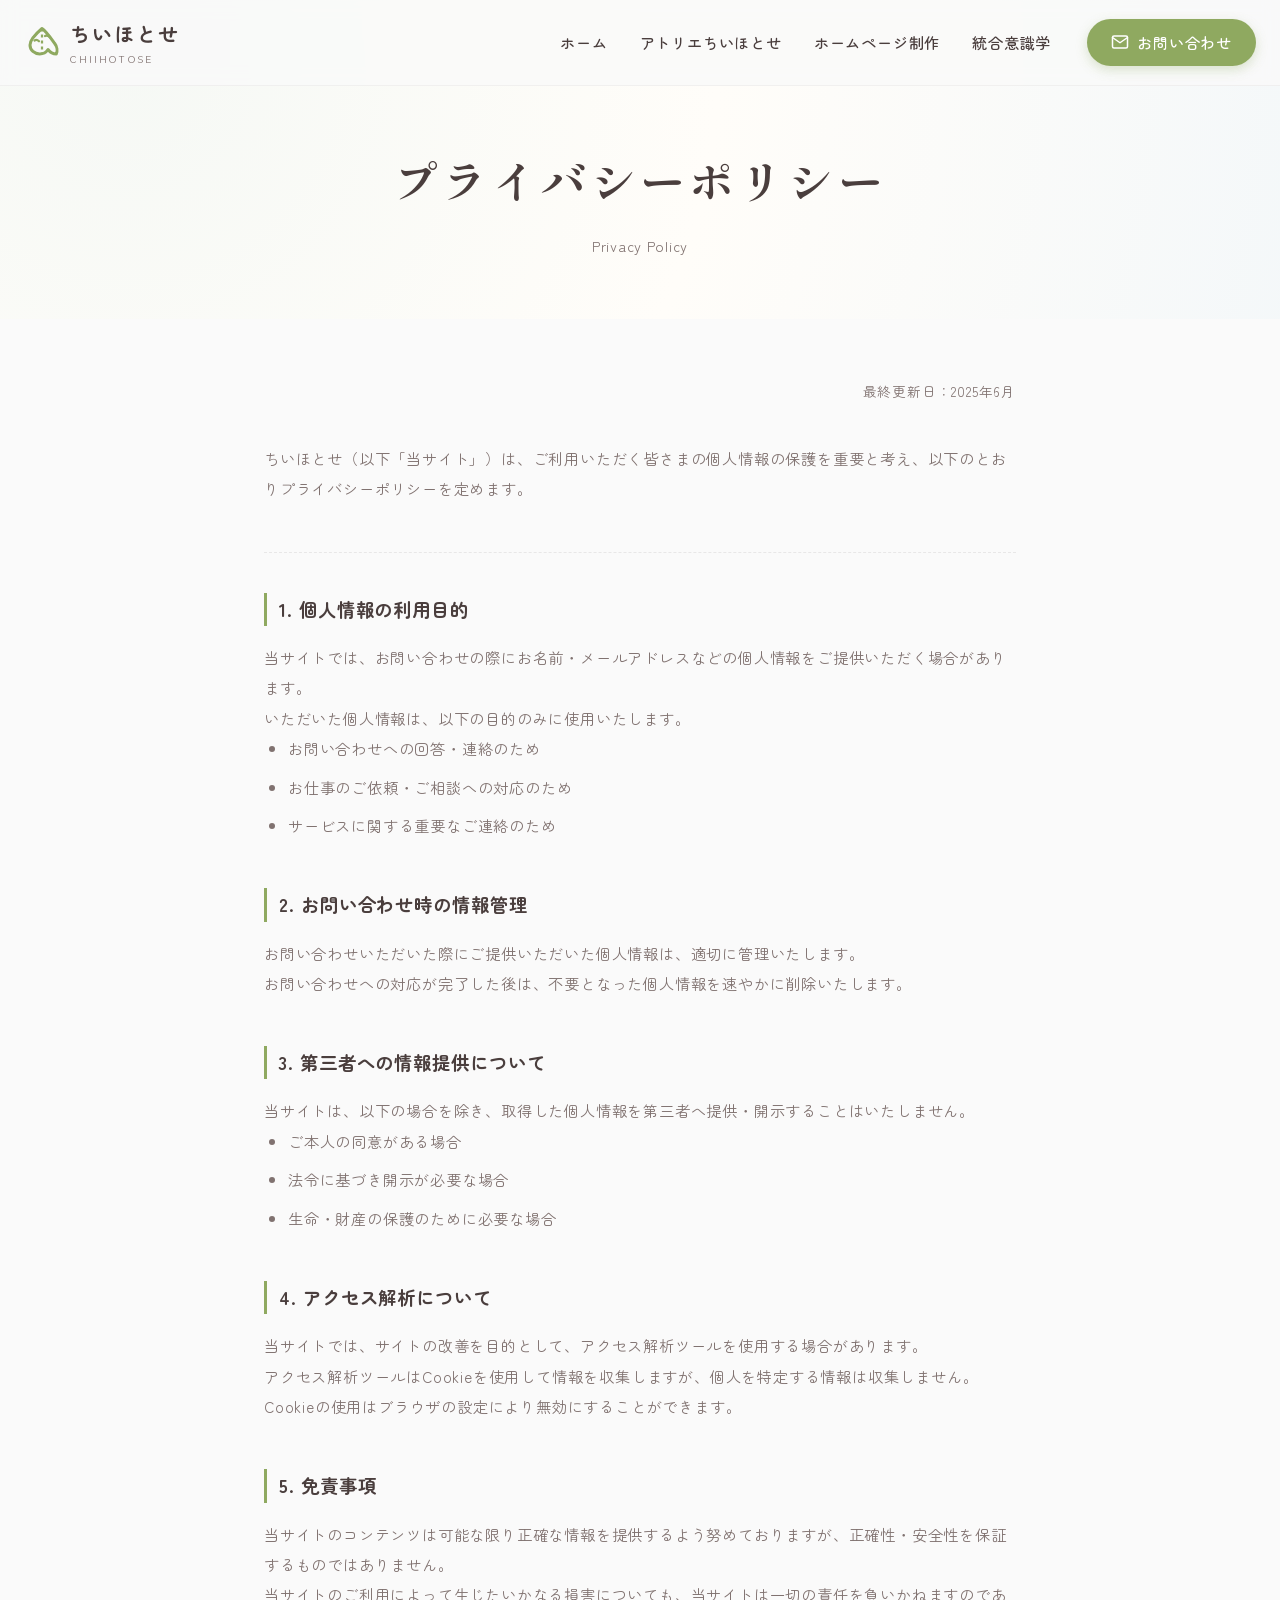
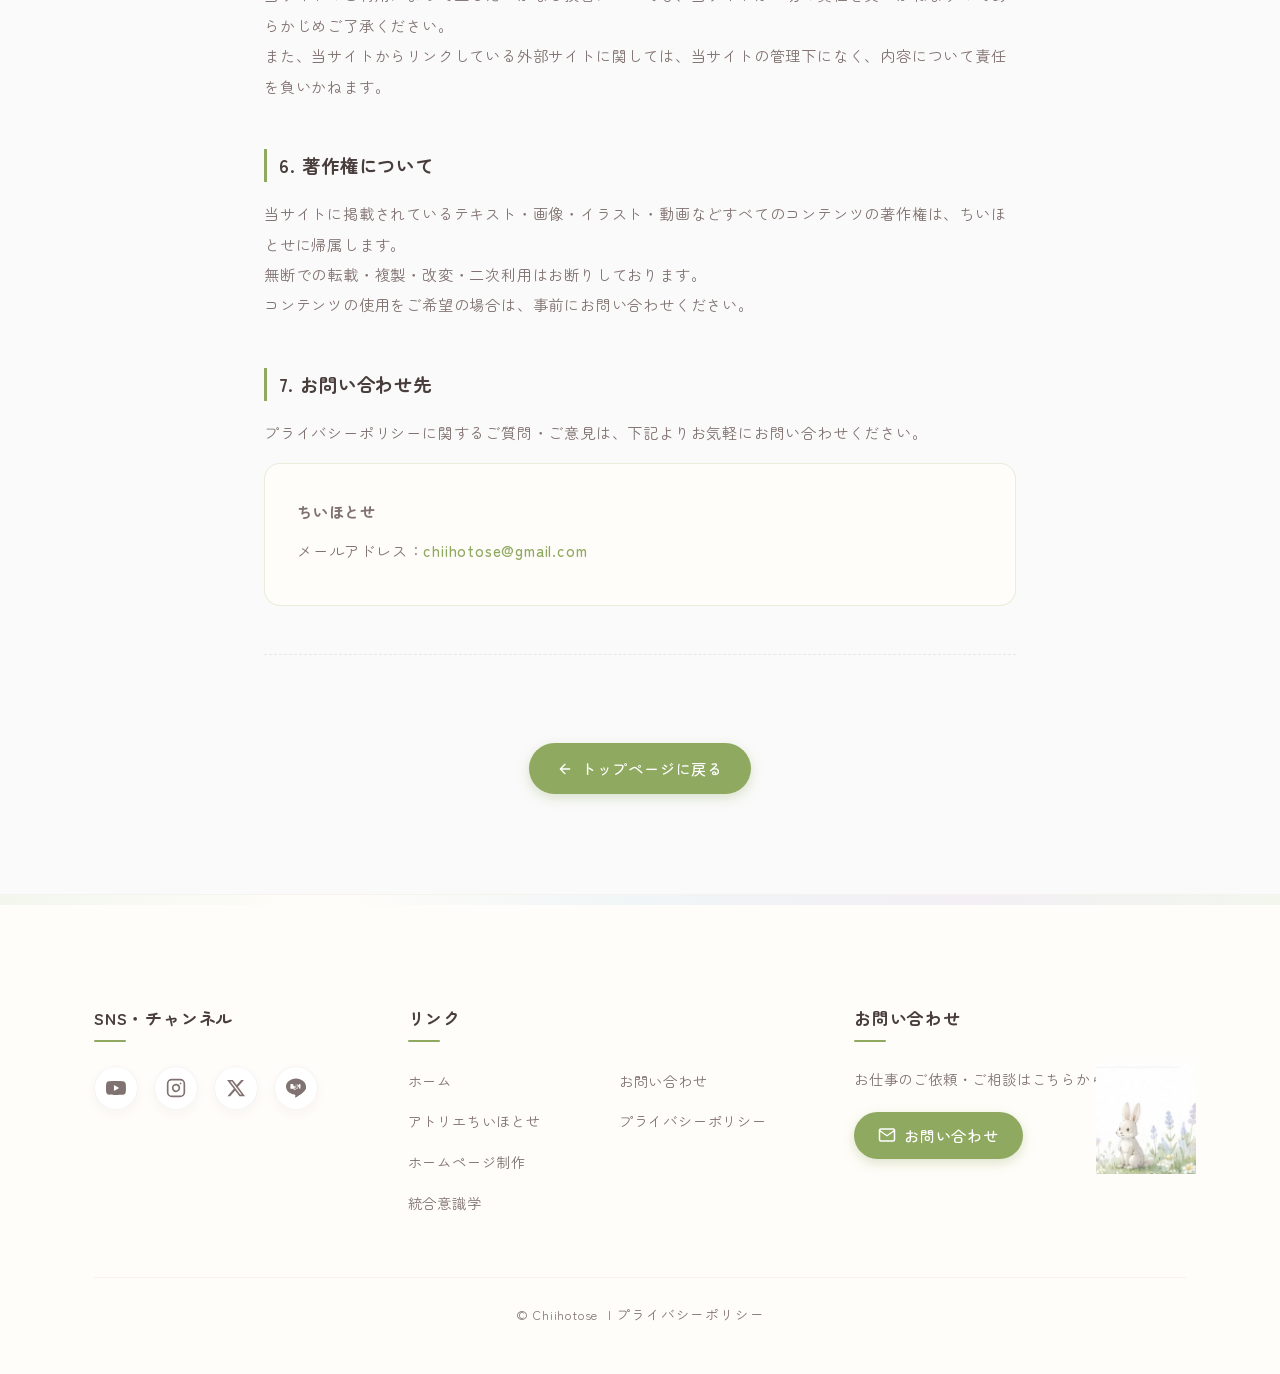
<file: privacy.html>
<!DOCTYPE html>
<html lang="ja">
<head>
    <meta charset="UTF-8">
    <meta name="viewport" content="width=device-width, initial-scale=1.0">
    <title>プライバシーポリシー | ちいほとせ</title>
    <meta name="description" content="ちいほとせのプライバシーポリシーページです。個人情報の取り扱いについてご説明しています。">
    <link rel="preconnect" href="https://fonts.googleapis.com">
    <link rel="preconnect" href="https://fonts.gstatic.com" crossorigin>
    <link href="https://fonts.googleapis.com/css2?family=Shippori+Mincho:wght@500;700&family=Zen+Maru+Gothic:wght@400;500;700&display=swap" rel="stylesheet">
    <link rel="stylesheet" href="styles.css">
    <style>
        /* プライバシーページ固有スタイル */
        .privacy-hero {
            padding: 140px 24px 60px;
            background: radial-gradient(circle at 10% 20%, rgba(244, 248, 243, 0.7) 0%, rgba(255, 253, 249, 1) 50%, rgba(242, 247, 249, 0.7) 100%);
            text-align: center;
        }
        .privacy-hero-title {
            font-family: 'Shippori Mincho', serif;
            font-size: clamp(2rem, 4vw, 2.8rem);
            font-weight: 700;
            color: #4A3E3D;
            letter-spacing: 0.1em;
            margin-bottom: 12px;
        }
        .privacy-hero-sub {
            font-size: 0.9rem;
            color: #807270;
            letter-spacing: 0.05em;
        }
        .privacy-main {
            max-width: 800px;
            margin: 0 auto;
            padding: 60px 24px 100px;
        }
        .privacy-section {
            margin-bottom: 48px;
        }
        .privacy-section h2 {
            font-family: 'Zen Maru Gothic', sans-serif;
            font-size: 1.15rem;
            font-weight: 700;
            color: #4A3E3D;
            margin-bottom: 16px;
            padding-left: 12px;
            border-left: 3px solid #8FA960;
            letter-spacing: 0.05em;
        }
        .privacy-section p,
        .privacy-section li {
            font-size: 0.95rem;
            line-height: 2;
            color: #807270;
        }
        .privacy-section ul {
            padding-left: 1.5em;
        }
        .privacy-section li {
            margin-bottom: 8px;
        }
        .privacy-contact-box {
            background-color: #FFFDF9;
            border: 1px solid rgba(143, 169, 96, 0.2);
            border-radius: 16px;
            padding: 32px;
            margin-top: 16px;
        }
        .privacy-contact-box p {
            margin-bottom: 8px;
        }
        .privacy-contact-box a {
            color: #8FA960;
            font-weight: 500;
        }
        .privacy-contact-box a:hover {
            color: #6C8243;
        }
        .privacy-back-btn {
            display: inline-flex;
            align-items: center;
            gap: 8px;
            padding: 12px 28px;
            border-radius: 30px;
            background-color: #8FA960;
            color: #FFFFFF;
            font-weight: 500;
            font-size: 0.95rem;
            text-decoration: none;
            transition: all 0.4s cubic-bezier(0.25, 1, 0.5, 1);
            box-shadow: 0 4px 12px rgba(143, 169, 96, 0.3);
            margin-top: 48px;
        }
        .privacy-back-btn:hover {
            background-color: #6C8243;
            transform: translateY(-2px);
            box-shadow: 0 6px 16px rgba(143, 169, 96, 0.4);
        }
        .privacy-link {
            color: #807270;
            font-size: 0.85rem;
        }
        .privacy-link:hover {
            color: #8FA960;
        }
        .divider {
            border: none;
            border-top: 1px dashed rgba(74, 62, 61, 0.1);
            margin: 40px 0;
        }
        .updated-date {
            font-size: 0.85rem;
            color: #807270;
            text-align: right;
            margin-bottom: 40px;
        }
    </style>
</head>
<body>
    <!-- ヘッダー -->
    <header class="site-header" id="site-header">
        <div class="header-container">
            <a href="index.html" class="header-logo" aria-label="ちいほとせ ホーム">
                <svg class="logo-icon" viewBox="0 0 24 24" fill="none" xmlns="http://www.w3.org/2000/svg">
                    <path d="M12 3C8.5 6 4 10 4 14C4 17.5 7 20 10.5 20C13 20 15 18.5 16 17C17.5 19 19.5 20 21.5 20C22.5 18 22 15 20.5 13C19 11 15 5 12 3Z" stroke="#8FA960" stroke-width="2" stroke-linecap="round" stroke-linejoin="round"/>
                    <path d="M12 3V20" stroke="#8FA960" stroke-width="1.5" stroke-dasharray="2 2"/>
                    <path d="M7 11C7 11 8.5 10 10 11.5" stroke="#8FA960" stroke-width="1.5" stroke-linecap="round"/>
                    <path d="M14 8C14 8 16 7 17.5 9" stroke="#8FA960" stroke-width="1.5" stroke-linecap="round"/>
                </svg>
                <div class="logo-text">
                    <span class="logo-main">ちいほとせ</span>
                    <span class="logo-sub">chiihotose</span>
                </div>
            </a>
            <button class="mobile-nav-toggle" aria-controls="primary-navigation" aria-expanded="false" aria-label="メニューを開閉する">
                <span class="hamburger-bar"></span>
                <span class="hamburger-bar"></span>
                <span class="hamburger-bar"></span>
            </button>
            <nav class="header-nav" id="primary-navigation">
                <ul class="nav-list">
                    <li><a href="index.html" class="nav-link">ホーム</a></li>
                    <li><a href="atelier.html" class="nav-link">アトリエちいほとせ</a></li>
                    <li><a href="web.html" class="nav-link">ホームページ制作</a></li>
                    <li><a href="https://aru-ics.github.io/github.io/" class="nav-link" target="_blank" rel="noopener noreferrer">統合意識学</a></li>
                </ul>
            </nav>
            <div class="header-cta">
                <a href="mailto:chiihotose@gmail.com" class="btn btn-contact">
                    <svg class="btn-icon" viewBox="0 0 24 24" fill="none" xmlns="http://www.w3.org/2000/svg">
                        <path d="M4 4H20C21.1 4 22 4.9 22 6V18C22 19.1 21.1 20 20 20H4C2.9 20 2 19.1 2 18V6C2 4.9 2.9 4 4 4Z" stroke="currentColor" stroke-width="2" stroke-linecap="round" stroke-linejoin="round"/>
                        <path d="M22 6L12 13L2 6" stroke="currentColor" stroke-width="2" stroke-linecap="round" stroke-linejoin="round"/>
                    </svg>
                    <span>お問い合わせ</span>
                </a>
            </div>
        </div>
    </header>

    <main>
        <!-- ヒーロー -->
        <div class="privacy-hero">
            <h1 class="privacy-hero-title">プライバシーポリシー</h1>
            <p class="privacy-hero-sub">Privacy Policy</p>
        </div>

        <!-- 本文 -->
        <div class="privacy-main">
            <p class="updated-date">最終更新日：2025年6月</p>

            <div class="privacy-section">
                <p>ちいほとせ（以下「当サイト」）は、ご利用いただく皆さまの個人情報の保護を重要と考え、以下のとおりプライバシーポリシーを定めます。</p>
            </div>

            <hr class="divider">

            <!-- 1. 個人情報の利用目的 -->
            <div class="privacy-section">
                <h2>1. 個人情報の利用目的</h2>
                <p>当サイトでは、お問い合わせの際にお名前・メールアドレスなどの個人情報をご提供いただく場合があります。<br>
                いただいた個人情報は、以下の目的のみに使用いたします。</p>
                <ul>
                    <li>お問い合わせへの回答・連絡のため</li>
                    <li>お仕事のご依頼・ご相談への対応のため</li>
                    <li>サービスに関する重要なご連絡のため</li>
                </ul>
            </div>

            <!-- 2. お問い合わせ時の情報管理 -->
            <div class="privacy-section">
                <h2>2. お問い合わせ時の情報管理</h2>
                <p>お問い合わせいただいた際にご提供いただいた個人情報は、適切に管理いたします。<br>
                お問い合わせへの対応が完了した後は、不要となった個人情報を速やかに削除いたします。</p>
            </div>

            <!-- 3. 第三者への情報提供 -->
            <div class="privacy-section">
                <h2>3. 第三者への情報提供について</h2>
                <p>当サイトは、以下の場合を除き、取得した個人情報を第三者へ提供・開示することはいたしません。</p>
                <ul>
                    <li>ご本人の同意がある場合</li>
                    <li>法令に基づき開示が必要な場合</li>
                    <li>生命・財産の保護のために必要な場合</li>
                </ul>
            </div>

            <!-- 4. アクセス解析 -->
            <div class="privacy-section">
                <h2>4. アクセス解析について</h2>
                <p>当サイトでは、サイトの改善を目的として、アクセス解析ツールを使用する場合があります。<br>
                アクセス解析ツールはCookieを使用して情報を収集しますが、個人を特定する情報は収集しません。<br>
                Cookieの使用はブラウザの設定により無効にすることができます。</p>
            </div>

            <!-- 5. 免責事項 -->
            <div class="privacy-section">
                <h2>5. 免責事項</h2>
                <p>当サイトのコンテンツは可能な限り正確な情報を提供するよう努めておりますが、正確性・安全性を保証するものではありません。<br>
                当サイトのご利用によって生じたいかなる損害についても、当サイトは一切の責任を負いかねますのであらかじめご了承ください。<br>
                また、当サイトからリンクしている外部サイトに関しては、当サイトの管理下になく、内容について責任を負いかねます。</p>
            </div>

            <!-- 6. 著作権 -->
            <div class="privacy-section">
                <h2>6. 著作権について</h2>
                <p>当サイトに掲載されているテキスト・画像・イラスト・動画などすべてのコンテンツの著作権は、ちいほとせに帰属します。<br>
                無断での転載・複製・改変・二次利用はお断りしております。<br>
                コンテンツの使用をご希望の場合は、事前にお問い合わせください。</p>
            </div>

            <!-- 7. お問い合わせ先 -->
            <div class="privacy-section">
                <h2>7. お問い合わせ先</h2>
                <p>プライバシーポリシーに関するご質問・ご意見は、下記よりお気軽にお問い合わせください。</p>
                <div class="privacy-contact-box">
                    <p><strong>ちいほとせ</strong></p>
                    <p>メールアドレス：<a href="mailto:chiihotose@gmail.com">chiihotose@gmail.com</a></p>
                </div>
            </div>

            <hr class="divider">

            <div style="text-align: center;">
                <a href="index.html" class="privacy-back-btn">
                    <svg width="16" height="16" viewBox="0 0 24 24" fill="none" xmlns="http://www.w3.org/2000/svg">
                        <path d="M19 12H5M5 12L12 19M5 12L12 5" stroke="currentColor" stroke-width="2" stroke-linecap="round" stroke-linejoin="round"/>
                    </svg>
                    トップページに戻る
                </a>
            </div>
        </div>
    </main>

    <!-- フッター -->
    <footer class="site-footer">
        <div class="footer-flower-border"></div>
        <div class="footer-container">
            <div class="footer-columns">
                <div class="footer-column footer-sns-col">
                    <h4 class="footer-title">SNS・チャンネル</h4>
                    <div class="sns-icons">
                        <a href="https://www.youtube.com/" target="_blank" rel="noopener noreferrer" class="sns-icon-btn yt" aria-label="YouTube">
                            <svg viewBox="0 0 24 24" fill="currentColor" xmlns="http://www.w3.org/2000/svg">
                                <path d="M23.498 6.163a3.003 3.003 0 0 0-2.11-2.11C19.518 3.5 12 3.5 12 3.5s-7.517 0-9.388.502a3.003 3.003 0 0 0-2.11 2.11C0 8.033 0 12 0 12s0 3.967.502 5.837a3.003 3.003 0 0 0 2.11 2.11c1.871.502 9.388.502 9.388.502s7.518 0 9.388-.502a3.003 3.003 0 0 0 2.11-2.11C24 15.967 24 12 24 12s0-3.967-.502-5.837zM9.545 15.568V8.432L15.818 12l-6.273 3.568z"/>
                            </svg>
                        </a>
                        <a href="https://www.instagram.com/" target="_blank" rel="noopener noreferrer" class="sns-icon-btn ig" aria-label="Instagram">
                            <svg viewBox="0 0 24 24" fill="none" stroke="currentColor" stroke-width="2" stroke-linecap="round" stroke-linejoin="round" xmlns="http://www.w3.org/2000/svg">
                                <rect x="2" y="2" width="20" height="20" rx="5" ry="5"/>
                                <path d="M16 11.37A4 4 0 1 1 12.63 8 4 4 0 0 1 16 11.37z"/>
                                <line x1="17.5" y1="6.5" x2="17.51" y2="6.5"/>
                            </svg>
                        </a>
                        <a href="https://twitter.com/chiihotose" target="_blank" rel="noopener noreferrer" class="sns-icon-btn x" aria-label="X (旧Twitter)">
                            <svg viewBox="0 0 24 24" fill="currentColor" xmlns="http://www.w3.org/2000/svg">
                                <path d="M18.244 2.25h3.308l-7.227 8.26 8.502 11.24H16.17l-5.214-6.817L4.99 21.75H1.68l7.73-8.835L1.254 2.25H8.08l4.713 6.231zm-1.161 17.52h1.833L7.084 4.126H5.117z"/>
                            </svg>
                        </a>
                        <a href="https://line.me/" target="_blank" rel="noopener noreferrer" class="sns-icon-btn line" aria-label="LINE">
                            <svg viewBox="0 0 24 24" fill="currentColor" xmlns="http://www.w3.org/2000/svg">
                                <path d="M24 10.304c0-5.369-5.383-9.738-12-9.738-6.616 0-12 4.369-12 9.738 0 4.814 4.269 8.846 10.036 9.608.391.084.922.258 1.057.592.121.303.079.778.039 1.084l-.171 1.027c-.053.303-.251 1.185 1.083.645 1.333-.54 7.185-4.225 9.805-7.236 2.05-2.28 3.15-4.568 3.15-6.953zm-15.908 2.65h-2.146c-.365 0-.661-.296-.661-.661V7.747c0-.365.296-.661.661-.661h2.146c.365 0 .661.296.661.661v.564c0 .365-.296.661-.661.661H9.138v.827h1.613c.365 0 .661.296.661.661v.564c0 .365-.296.661-.661.661H9.138v.892h1.613c.365 0 .661.296.661.661v.564c0 .366-.296.662-.661.662zm4.333 0c-.365 0-.661-.296-.661-.661V7.747c0-.365.296-.661.661-.661h.564c.365 0 .661.296.661.661v3.932c0 .365-.296.661-.661.661h-.564zm4.846 0h-.564c-.234 0-.448-.124-.564-.325l-2.023-3.41v3.074c0 .365-.296.661-.661.661h-.564c-.365 0-.661-.296-.661-.661V7.747c0-.234.124-.448.325-.564.201-.116.45-.112.645.011l2.25 1.776V7.747c0-.365.296-.661.661-.661h.564c.365 0 .661.296.661.661v4.596c0 .365-.296.661-.661.661zm4.846-1.503h-1.613v-.827h1.613c.365 0 .661-.296.661-.661V9.401c0-.365-.296-.661-.661-.661h-1.613v-.827h1.613c.365 0 .661-.296.661-.661v-.564c0-.365-.296-.661-.661-.661h-2.842c-.365 0-.661.296-.661.661v4.596c0 .365.296.661.661.661h2.842c.365 0 .661-.296.661-.661v-.564c0-.365-.296-.661-.661-.661z"/>
                            </svg>
                        </a>
                    </div>
                </div>
                <div class="footer-column footer-links-col">
                    <h4 class="footer-title">リンク</h4>
                    <div class="footer-links-grid">
                        <ul class="footer-links-list">
                            <li><a href="index.html">ホーム</a></li>
                            <li><a href="atelier.html">アトリエちいほとせ</a></li>
                            <li><a href="web.html">ホームページ制作</a></li>
                            <li><a href="https://aru-ics.github.io/github.io/">統合意識学</a></li>
                        </ul>
                        <ul class="footer-links-list">
                            <li><a href="mailto:chiihotose@gmail.com">お問い合わせ</a></li>
                            <li><a href="privacy.html">プライバシーポリシー</a></li>
                        </ul>
                    </div>
                </div>
                <div class="footer-column footer-contact-col">
                    <h4 class="footer-title">お問い合わせ</h4>
                    <p class="footer-contact-text">お仕事のご依頼・ご相談はこちらから。</p>
                    <div class="footer-cta-wrapper">
                        <a href="mailto:chiihotose@gmail.com" class="btn btn-contact btn-footer-contact">
                            <svg class="btn-icon" viewBox="0 0 24 24" fill="none" xmlns="http://www.w3.org/2000/svg">
                                <path d="M4 4H20C21.1 4 22 4.9 22 6V18C22 19.1 21.1 20 20 20H4C2.9 20 2 19.1 2 18V6C2 4.9 2.9 4 4 4Z" stroke="currentColor" stroke-width="2" stroke-linecap="round" stroke-linejoin="round"/>
                                <path d="M22 6L12 13L2 6" stroke="currentColor" stroke-width="2" stroke-linecap="round" stroke-linejoin="round"/>
                            </svg>
                            <span>お問い合わせ</span>
                        </a>
                        <div class="rabbit-illustration">
                            <img src="assets/rabbit_flowers.png" alt="草むらに座るウサギのイラスト" class="rabbit-img">
                        </div>
                    </div>
                </div>
            </div>
            <div class="footer-bottom">
                <p class="copyright">&copy; Chiihotose &nbsp;|
                    <a href="privacy.html" class="privacy-link">プライバシーポリシー</a>
                </p>
            </div>
        </div>
    </footer>

    <script>
        document.addEventListener('DOMContentLoaded', () => {
            const header = document.getElementById('site-header');
            const mobileToggle = document.querySelector('.mobile-nav-toggle');
            const primaryNav = document.getElementById('primary-navigation');
            window.addEventListener('scroll', () => {
                if (window.scrollY > 50) {
                    header.classList.add('scrolled');
                } else {
                    header.classList.remove('scrolled');
                }
            });
            mobileToggle.addEventListener('click', () => {
                const isExpanded = mobileToggle.getAttribute('aria-expanded') === 'true';
                mobileToggle.setAttribute('aria-expanded', !isExpanded);
                primaryNav.classList.toggle('open');
                document.body.classList.toggle('no-scroll');
            });
        });
    </script>
</body>
</html>
</file>
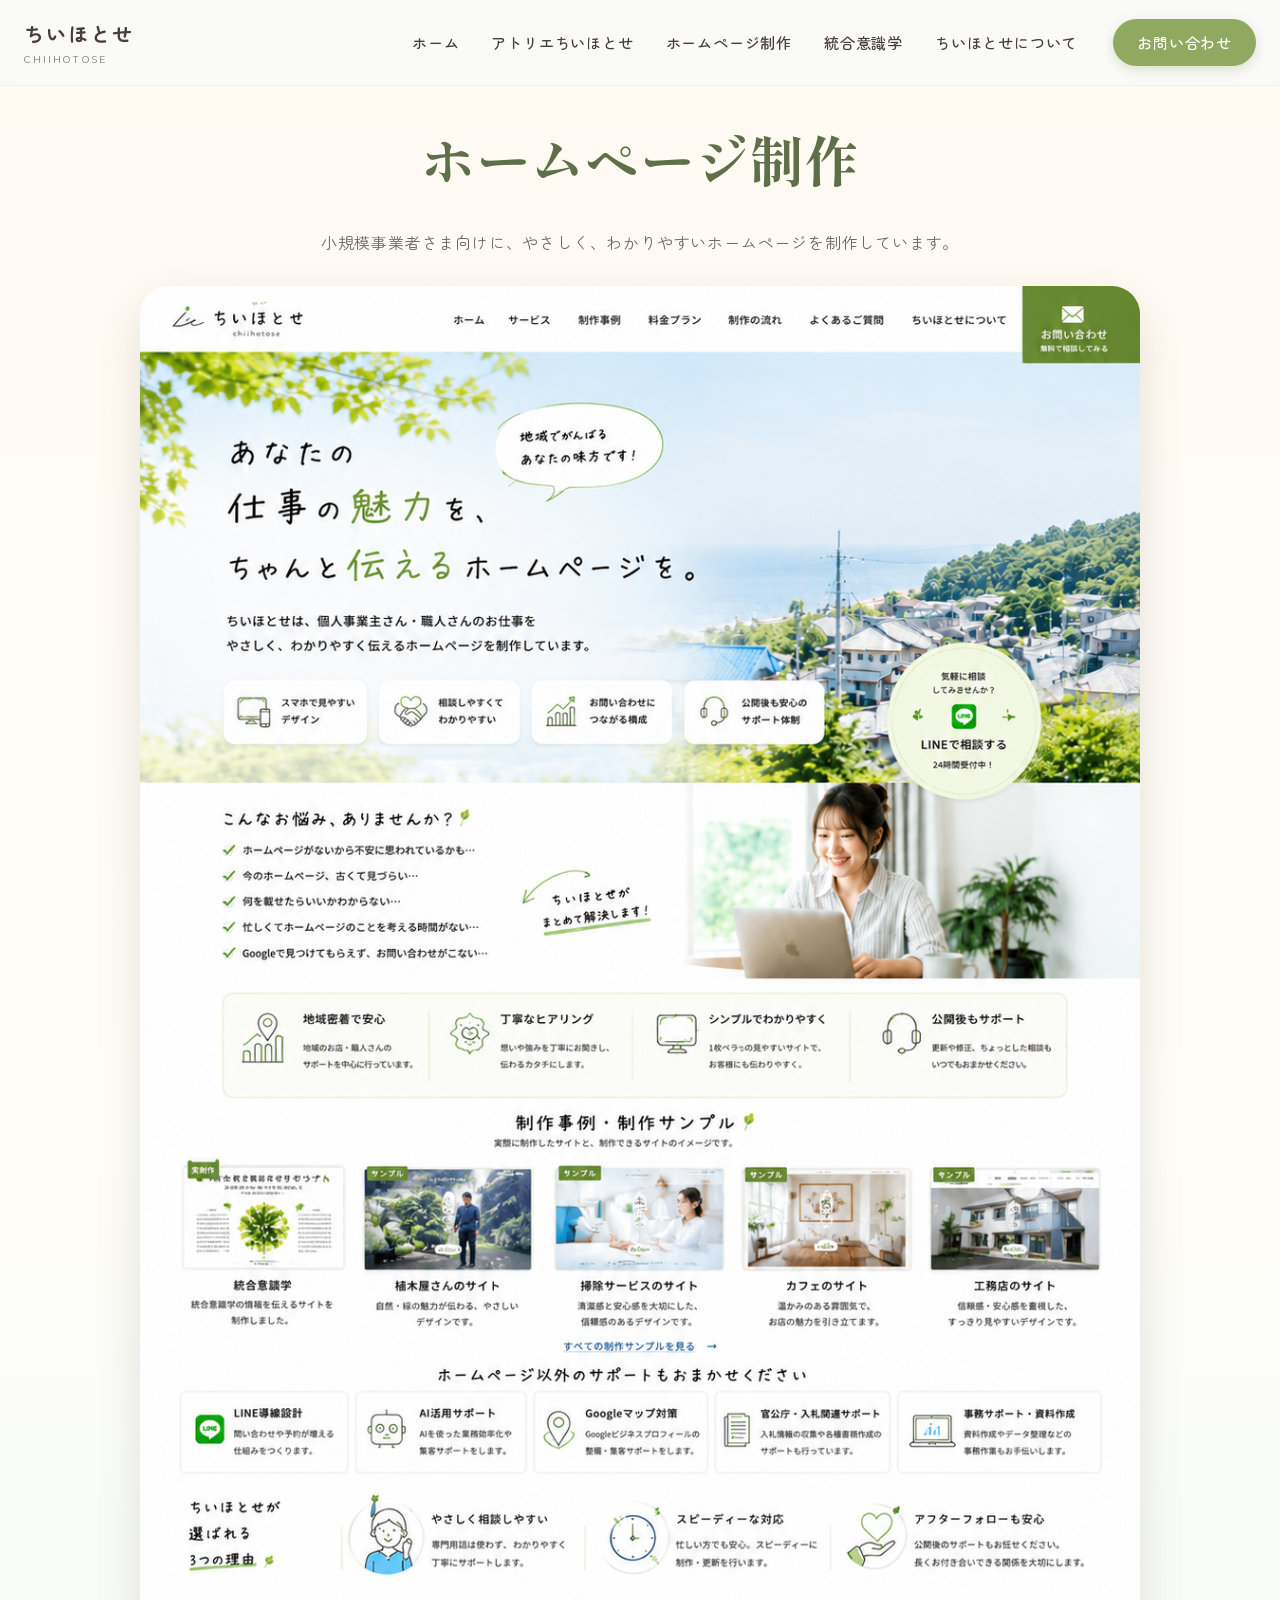
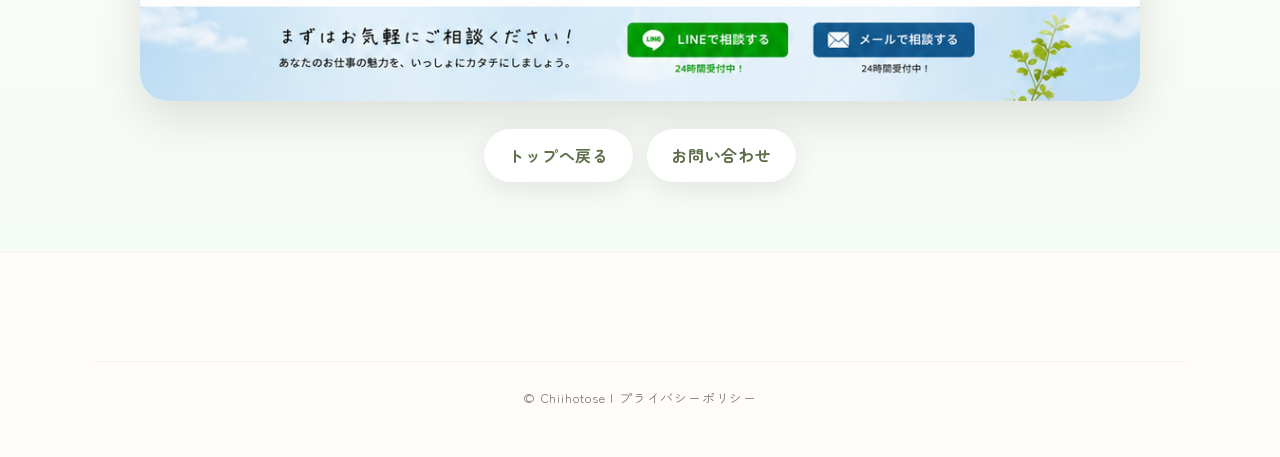
<file: web.html>
<!DOCTYPE html>
<html lang="ja">
<head>
  <meta charset="UTF-8">
  <meta name="viewport" content="width=device-width, initial-scale=1.0">
  <link rel="preconnect" href="https://fonts.googleapis.com">
  <link rel="preconnect" href="https://fonts.gstatic.com" crossorigin>
  <link href="https://fonts.googleapis.com/css2?family=Shippori+Mincho:wght@500;700&family=Zen+Maru+Gothic:wght@400;500;700&display=swap" rel="stylesheet">
  <link rel="stylesheet" href="styles.css">

  <title>ホームページ制作 | ちいほとせ</title>
  <meta name="description" content="小規模事業者さま向けに、やさしく、わかりやすいホームページを制作しています。">

<style>
.simple-page {
  padding: 110px 20px 70px;
  background: linear-gradient(180deg, #fffaf2 0%, #fffdf8 60%, #f5fbf7 100%);
}
.simple-wrap {
  max-width: 1120px;
  margin: 0 auto;
  text-align: center;
}
.simple-wrap h1 {
  font-family: "Shippori Mincho", serif;
  color: #5f6f4a;
  font-size: clamp(2rem, 5vw, 3.4rem);
  margin-bottom: 18px;
}
.simple-wrap p {
  color: #6f6a62;
  line-height: 2;
  margin-bottom: 28px;
}
.simple-main-image {
  width: 100%;
  max-width: 1000px;
  display: block;
  margin: 0 auto 28px;
  border-radius: 28px;
  box-shadow: 0 18px 45px rgba(90, 80, 60, 0.16);
}
.simple-buttons {
  display: flex;
  gap: 14px;
  flex-wrap: wrap;
  justify-content: center;
}
.simple-button {
  display: inline-block;
  padding: 12px 24px;
  border-radius: 999px;
  background: #ffffff;
  color: #5f6f4a;
  text-decoration: none;
  box-shadow: 0 8px 24px rgba(90, 80, 60, 0.12);
  font-weight: 700;
}
</style>
</head><body>
<header class="site-header" id="site-header">
  <div class="header-container">
    <a href="index.html" class="header-logo" aria-label="ちいほとせ ホーム">
      <div class="logo-text">
        <span class="logo-main">ちいほとせ</span>
        <span class="logo-sub">chiihotose</span>
      </div>
    </a>
    <nav class="header-nav" id="primary-navigation">
      <ul class="nav-list">
        <li><a href="index.html" class="nav-link">ホーム</a></li>
        <li><a href="atelier.html" class="nav-link">アトリエちいほとせ</a></li>
        <li><a href="web.html" class="nav-link">ホームページ制作</a></li>
        <li><a href="https://aru-ics.github.io/github.io/" class="nav-link">統合意識学</a></li>
        <li><a href="about.html" class="nav-link">ちいほとせについて</a></li>
      </ul>
    </nav>
    <div class="header-cta">
      <a href="mailto:chiihotose@gmail.com" class="btn btn-contact">お問い合わせ</a>
    </div>
  </div>
</header>

<main class="simple-page">
  <div class="simple-wrap">
    <h1>ホームページ制作</h1>
    <p>小規模事業者さま向けに、やさしく、わかりやすいホームページを制作しています。</p>
    <img src="assets/web_page.png" alt="ホームページ制作" class="simple-main-image">
    <div class="simple-buttons">
      <a href="index.html" class="simple-button">トップへ戻る</a>
      <a href="mailto:chiihotose@gmail.com" class="simple-button">お問い合わせ</a>
    </div>
  </div>
</main>

<footer class="site-footer">
  <div class="footer-container">
    <div class="footer-bottom">
      <p class="copyright">&copy; Chiihotose | <a href="privacy.html" class="privacy-link">プライバシーポリシー</a></p>
    </div>
  </div>
</footer>
</body>
</html>
</file>
<file: styles.css>
/* 
  ちいほとせ - デザインシステム & スタイル
  Concept: Warm, gentle, inspiring creative studio
*/

/* -------------------------------------------------------------
   1. 変数定義 & 基本リセット
------------------------------------------------------------- */
:root {
    /* カラーシステム */
    --color-bg-main: #FAFAFA;
    --color-bg-warm: #FFFDF9;
    --color-text-main: #4A3E3D; /* 温かみのあるダークブラウングレー */
    --color-text-muted: #807270;
    
    /* テーマアクセント */
    --color-green: #8FA960;
    --color-green-light: #F4F8F3;
    --color-green-dark: #6C8243;
    
    --color-blue: #70A2BE;
    --color-blue-light: #F2F7F9;
    --color-blue-dark: #507C96;
    
    --color-purple: #9478B8;
    --color-purple-light: #F5F2F9;
    --color-purple-dark: #745799;

    --color-yellow: #F7D070;
    --color-pink: #F5A3A3;
    --color-lightyellow: #FCEFB4;
    
    /* フォントシステム */
    --font-sans: 'Zen Maru Gothic', sans-serif;
    --font-serif: 'Shippori Mincho', serif;
    
    /* アニメーション & シャドウ */
    --transition-smooth: all 0.4s cubic-bezier(0.25, 1, 0.5, 1);
    --shadow-soft: 0 10px 30px rgba(74, 62, 61, 0.04);
    --shadow-medium: 0 16px 48px rgba(74, 62, 61, 0.08);
    --shadow-card-hover: 0 24px 60px rgba(74, 62, 61, 0.12);
}

* {
    margin: 0;
    padding: 0;
    box-sizing: border-box;
}

html {
    scroll-behavior: smooth;
    font-size: 16px;
}

body {
    background-color: var(--color-bg-main);
    color: var(--color-text-main);
    font-family: var(--font-sans);
    line-height: 1.8;
    letter-spacing: 0.05em;
    overflow-x: hidden;
    -webkit-font-smoothing: antialiased;
}

a {
    color: inherit;
    text-decoration: none;
    transition: var(--transition-smooth);
}

img {
    max-width: 100%;
    height: auto;
    display: block;
}

/* -------------------------------------------------------------
   2. 共通ボタン・コンポーネント
------------------------------------------------------------- */
.btn {
    display: inline-flex;
    align-items: center;
    justify-content: center;
    gap: 8px;
    padding: 10px 24px;
    border-radius: 30px;
    font-weight: 500;
    font-size: 0.95rem;
    cursor: pointer;
    transition: var(--transition-smooth);
    border: none;
}

.btn-contact {
    background-color: var(--color-green);
    color: #FFFFFF;
    box-shadow: 0 4px 12px rgba(143, 169, 96, 0.3);
}

.btn-contact:hover {
    background-color: var(--color-green-dark);
    transform: translateY(-2px);
    box-shadow: 0 6px 16px rgba(143, 169, 96, 0.4);
}

.btn-icon {
    width: 18px;
    height: 18px;
}

/* -------------------------------------------------------------
   3. ヘッダー
------------------------------------------------------------- */
.site-header {
    position: fixed;
    top: 0;
    left: 0;
    width: 100%;
    z-index: 1000;
    background-color: rgba(250, 250, 250, 0.85);
    backdrop-filter: blur(8px);
    border-bottom: 1px solid rgba(74, 62, 61, 0.05);
    transition: var(--transition-smooth);
}

.site-header.scrolled {
    background-color: #FFFFFF;
    box-shadow: 0 2px 20px rgba(74, 62, 61, 0.04);
    padding: 8px 0;
}

.header-container {
    max-width: 1280px;
    margin: 0 auto;
    padding: 16px 24px;
    display: flex;
    align-items: center;
    justify-content: space-between;
}

.header-logo {
    display: flex;
    align-items: center;
    gap: 10px;
}

.logo-icon {
    width: 36px;
    height: 36px;
    transition: var(--transition-smooth);
}

.header-logo:hover .logo-icon {
    transform: rotate(-10deg) scale(1.1);
}

.logo-text {
    display: flex;
    flex-direction: column;
}

.logo-main {
    font-family: var(--font-sans);
    font-weight: 700;
    font-size: 1.25rem;
    color: var(--color-text-main);
    letter-spacing: 0.1em;
}

.logo-sub {
    font-size: 0.65rem;
    color: var(--color-text-muted);
    letter-spacing: 0.2em;
    text-transform: uppercase;
    margin-top: -2px;
}

/* ナビゲーション */
.header-nav {
    margin-left: auto;
    margin-right: 32px;
}

.nav-list {
    display: flex;
    list-style: none;
    gap: 24px;
}

.nav-link {
    font-size: 0.95rem;
    font-weight: 500;
    color: var(--color-text-main);
    padding: 8px 4px;
    position: relative;
}

.nav-link::after {
    content: '';
    position: absolute;
    bottom: 0;
    left: 50%;
    width: 0;
    height: 2px;
    background-color: var(--color-green);
    transition: var(--transition-smooth);
    transform: translateX(-50%);
    border-radius: 2px;
}

.nav-link:hover {
    color: var(--color-green);
}

.nav-link:hover::after,
.nav-link.active::after {
    width: 80%;
}

.nav-link.active {
    color: var(--color-green);
}

/* モバイルメニューボタン */
.mobile-nav-toggle {
    display: none;
    background: transparent;
    border: none;
    cursor: pointer;
    padding: 10px;
}

.hamburger-bar {
    display: block;
    width: 24px;
    height: 2px;
    background-color: var(--color-text-main);
    margin: 5px 0;
    transition: var(--transition-smooth);
}

/* -------------------------------------------------------------
   4. ヒーローセクション
------------------------------------------------------------- */
.hero-section {
    position: relative;
    min-height: 550px;
    display: flex;
    align-items: center;
    justify-content: center;
    overflow: hidden;
    padding: 120px 24px 60px;
    background: radial-gradient(circle at 10% 20%, rgba(244, 248, 243, 0.7) 0%, rgba(255, 253, 249, 1) 50%, rgba(242, 247, 249, 0.7) 100%);
}

/* 全幅ヒーロー（新レイアウト） */
.hero-section.hero-fullwidth {
    padding: 0;
    min-height: auto;
    display: block;
    background: none;
}

.hero-bg-wrapper {
    position: relative;
    width: 100%;
    min-height: 540px;
    overflow: hidden;
    /* ヘッダー分の上部パディング */
    padding-top: 72px;
}

.hero-bg-img {
    width: 100%;
    height: auto;
    display: block;
    object-fit: cover;
    min-height: 540px;
    object-position: left center;
}

/* テキストを画像の右側中央エリアに重ねる */
.hero-overlay-content {
    position: absolute;
    top: 50%;
    /* 画像の左側にオブジェクトがあるため、右~中央に配置 */
    right: 4%;
    width: 46%;
    transform: translateY(-50%);
    display: flex;
    flex-direction: column;
    align-items: center;
    text-align: center;
    animation: fadeInUp 1.2s ease-out 0.2s backwards;
    padding: 24px;
    /* 半透明の白い背景で可読性を確保 */
    background: rgba(255, 253, 249, 0.65);
    backdrop-filter: blur(4px);
    border-radius: 20px;
    box-shadow: 0 8px 32px rgba(74, 62, 61, 0.05);
}

.hero-container {
    position: relative;
    z-index: 3;
    max-width: 1140px;
    width: 100%;
    padding: 0 24px;
    display: grid;
    grid-template-columns: 1.1fr 0.9fr;
    gap: 48px;
    align-items: center;
}

.hero-left {
    display: flex;
    justify-content: center;
    align-items: center;
    animation: fadeInUp 1.2s ease-out;
}

.hero-window-img {
    max-width: 100%;
    height: auto;
    border-radius: 16px;
    box-shadow: 0 8px 32px rgba(74, 62, 61, 0.04);
}

.hero-right {
    display: flex;
    flex-direction: column;
    align-items: flex-start;
    text-align: left;
    animation: fadeInUp 1.2s ease-out 0.2s backwards;
}

.hero-title {
    font-family: var(--font-serif);
    font-size: clamp(2rem, 3.5vw, 2.8rem);
    font-weight: 700;
    line-height: 1.5;
    margin-bottom: 24px;
    color: var(--color-text-main);
    letter-spacing: 0.1em;
}

.hero-title .title-line {
    display: block;
}

.hero-title .text-blue {
    color: #588CA8;
    margin-top: 4px;
}

.hero-subtext {
    font-size: clamp(0.95rem, 1.5vw, 1.05rem);
    line-height: 2;
    color: var(--color-text-main);
    margin-bottom: 24px;
    font-weight: 400;
}

/* スクロール案内 */
.scroll-indicator {
    display: inline-flex;
    align-items: center;
    gap: 8px;
    color: var(--color-text-muted);
}

.scroll-text {
    font-size: 0.75rem;
    letter-spacing: 0.2em;
    font-weight: 500;
}

.scroll-arrow {
    width: 18px;
    height: 18px;
    animation: bounce 2s infinite;
}

/* -------------------------------------------------------------
   5. サービスカードセクション
------------------------------------------------------------- */
.services-section {
    padding: 100px 24px;
    background-color: #FFFFFF;
}

.section-container {
    max-width: 1140px;
    margin: 0 auto;
}

.section-title {
    font-family: var(--font-sans);
    font-size: 1.8rem;
    font-weight: 700;
    text-align: center;
    margin-bottom: 64px;
    display: flex;
    align-items: center;
    justify-content: center;
    gap: 12px;
    letter-spacing: 0.1em;
}

.title-leaf {
    width: 24px;
    height: 24px;
    color: var(--color-green);
}

.title-leaf.leaf-left {
    transform: scaleX(-1) rotate(-15deg);
}

.title-leaf.leaf-right {
    transform: rotate(-15deg);
}

/* カードグリッド */
.services-grid {
    display: grid;
    grid-template-columns: repeat(3, 1fr);
    gap: 32px;
}

/* 個別カード */
.service-card {
    display: flex;
    flex-direction: column;
    background-color: var(--color-bg-warm);
    border-radius: 24px;
    overflow: hidden;
    box-shadow: var(--shadow-soft);
    border: 1px solid rgba(74, 62, 61, 0.05);
    position: relative;
    padding: 32px 24px;
    transition: var(--transition-smooth);
    cursor: pointer;
}

/* アイコンラッパー */
.card-icon-wrapper {
    position: absolute;
    top: 24px;
    left: 24px;
    width: 48px;
    height: 48px;
    border-radius: 50%;
    display: flex;
    align-items: center;
    justify-content: center;
    z-index: 5;
}

.card-icon {
    width: 24px;
    height: 24px;
}

/* アイコン個別色 */
.circle-green { background-color: #E9F2E6; color: var(--color-green); }
.circle-blue { background-color: #E6F0F5; color: var(--color-blue); }
.circle-purple { background-color: #EBE6F2; color: var(--color-purple); }

/* 画像コンテナ */
.card-image-container {
    width: 100%;
    height: 200px;
    display: flex;
    align-items: center;
    justify-content: center;
    margin-top: 16px;
    margin-bottom: 24px;
    overflow: hidden;
}

.card-img {
    height: 100%;
    width: auto;
    object-fit: contain;
    transition: var(--transition-smooth);
}

/* カードテキスト */
.card-body {
    display: flex;
    flex-direction: column;
    flex-grow: 1;
    text-align: center;
}

.card-title {
    font-size: 1.35rem;
    font-weight: 700;
    margin-bottom: 16px;
    letter-spacing: 0.05em;
}

/* タイトル個別色 */
.text-green { color: var(--color-green-dark); }
.text-blue { color: var(--color-blue-dark); }
.text-purple { color: var(--color-purple-dark); }

.card-description {
    font-size: 0.9rem;
    line-height: 1.8;
    color: var(--color-text-muted);
    margin-bottom: 32px;
    flex-grow: 1;
    text-align: justify;
    text-justify: inter-character;
}

/* カード内ボタン */
.card-btn {
    display: inline-flex;
    align-items: center;
    justify-content: center;
    gap: 8px;
    padding: 10px 24px;
    border-radius: 24px;
    font-size: 0.9rem;
    font-weight: 500;
    width: 100%;
    margin-top: auto;
    background-color: transparent;
    transition: var(--transition-smooth);
}

.btn-arrow {
    width: 16px;
    height: 16px;
    transition: var(--transition-smooth);
}

.btn-atelier-border { border: 1px solid var(--color-green); color: var(--color-green-dark); }
.btn-web-border { border: 1px solid var(--color-blue); color: var(--color-blue-dark); }
.btn-ics-border { border: 1px solid var(--color-purple); color: var(--color-purple-dark); }

/* ホバー時の挙動 */
.service-card:hover {
    transform: translateY(-10px);
    box-shadow: var(--shadow-card-hover);
}

/* 各カード個別のホバー背景変化 */
.card-atelier:hover { background-color: var(--color-green-light); border-color: rgba(143, 169, 96, 0.2); }
.card-web:hover { background-color: var(--color-blue-light); border-color: rgba(112, 162, 190, 0.2); }
.card-ics:hover { background-color: var(--color-purple-light); border-color: rgba(148, 120, 184, 0.2); }

.service-card:hover .card-img {
    transform: scale(1.06);
}

.service-card:hover .btn-arrow {
    transform: translateX(4px);
}

/* カード内ボタンホバー塗りつぶし */
.card-atelier:hover .btn-atelier-border { background-color: var(--color-green); color: #FFFFFF; }
.card-web:hover .btn-web-border { background-color: var(--color-blue); color: #FFFFFF; }
.card-ics:hover .btn-ics-border { background-color: var(--color-purple); color: #FFFFFF; }

/* カード下テキスト */
.services-footer-text {
    margin-top: 64px;
    text-align: center;
    font-size: 0.95rem;
    color: var(--color-text-muted);
    font-weight: 500;
    display: flex;
    align-items: center;
    justify-content: center;
    gap: 8px;
}

.inline-leaf {
    width: 18px;
    height: 18px;
    color: var(--color-green);
    opacity: 0.6;
}

.services-footer-text svg:first-child {
    transform: scaleX(-1) rotate(-15deg);
}

.services-footer-text svg:last-child {
    transform: rotate(-15deg);
}

/* -------------------------------------------------------------
   6. コンセプトセクション
------------------------------------------------------------- */
.concept-section {
    padding: 100px 24px;
    background-color: var(--color-bg-warm);
    border-top: 1px solid rgba(74, 62, 61, 0.03);
    border-bottom: 1px solid rgba(74, 62, 61, 0.03);
}

.concept-layout {
    display: grid;
    grid-template-columns: 300px 1fr;
    gap: 48px;
    align-items: center;
}

.concept-section-title {
    font-family: var(--font-sans);
    font-size: 2rem;
    font-weight: 700;
    line-height: 1.6;
    color: var(--color-text-main);
    letter-spacing: 0.1em;
}

.concept-section-title .highlight-num {
    font-size: 3rem;
    color: var(--color-green);
    font-family: var(--font-serif);
    position: relative;
    display: inline-block;
    margin: 0 4px;
}

.concept-flow {
    display: flex;
    align-items: center;
    justify-content: space-between;
    width: 100%;
}

.concept-node {
    display: flex;
    flex-direction: column;
    align-items: center;
    text-align: center;
    flex: 1;
}

.concept-icon-circle {
    width: 72px;
    height: 72px;
    border-radius: 50%;
    display: flex;
    align-items: center;
    justify-content: center;
    box-shadow: 0 6px 20px rgba(74, 62, 61, 0.05);
    margin-bottom: 16px;
    transition: var(--transition-smooth);
}

.concept-svg {
    width: 32px;
    height: 32px;
}

.concept-node:hover .concept-icon-circle {
    transform: scale(1.1) rotate(5deg);
    box-shadow: 0 10px 24px rgba(74, 62, 61, 0.1);
}

/* コンセプト個別色 */
.bg-yellow { background-color: #FDF4E3; color: #E5A93C; }
.bg-pink { background-color: #FDF0F0; color: #DF6C6C; }
.bg-green { background-color: #EBF3EB; color: #649664; }
.bg-lightyellow { background-color: #FEFCED; color: #DAB02A; }
.bg-blue { background-color: #EBF4F8; color: #528AA5; }

.concept-node-title {
    font-size: 0.95rem;
    font-weight: 700;
    margin-bottom: 6px;
}

.concept-node-desc {
    font-size: 0.75rem;
    color: var(--color-text-muted);
    white-space: nowrap;
}

/* 矢印 */
.concept-arrow {
    display: flex;
    align-items: center;
    justify-content: center;
    width: 36px;
    color: var(--color-text-muted);
    opacity: 0.4;
}

.dotted-arrow {
    width: 24px;
    height: 24px;
}

/* -------------------------------------------------------------
   7. お知らせ & ちいほとせについて セクション
------------------------------------------------------------- */
.info-section {
    padding: 100px 24px;
    background-color: #FFFFFF;
}

.grid-two-columns {
    display: grid;
    grid-template-columns: 1.2fr 0.8fr;
    gap: 64px;
}

/* お知らせ */
.news-column {
    display: flex;
    flex-direction: column;
}

.column-header {
    display: flex;
    align-items: center;
    justify-content: space-between;
    margin-bottom: 32px;
    border-bottom: 2px solid rgba(74, 62, 61, 0.05);
    padding-bottom: 12px;
}

.column-title {
    font-size: 1.4rem;
    font-weight: 700;
    display: flex;
    align-items: center;
    gap: 8px;
}

.title-butterfly {
    width: 22px;
    height: 22px;
    color: #7AA5C2;
}

.btn-more-link {
    font-size: 0.85rem;
    font-weight: 500;
    color: var(--color-green-dark);
}

.btn-more-link:hover {
    color: var(--color-green);
    transform: translateX(4px);
}

.news-list {
    list-style: none;
    margin-bottom: 32px;
}

.news-item {
    display: flex;
    padding: 16px 8px;
    border-bottom: 1px dashed rgba(74, 62, 61, 0.08);
    font-size: 0.95rem;
}

.news-item:last-child {
    border-bottom: none;
}

.news-date {
    font-family: var(--font-sans);
    font-weight: 500;
    color: var(--color-text-muted);
    width: 120px;
    flex-shrink: 0;
}

.news-text {
    color: var(--color-text-main);
    transition: var(--transition-smooth);
}

.news-item:hover .news-text {
    color: var(--color-green-dark);
    padding-left: 4px;
}

/* イラスト */
.news-illustration {
    margin-top: auto;
    display: flex;
    justify-content: center;
    padding-top: 16px;
}

.fox-tree-img {
    max-height: 180px;
    width: auto;
    object-fit: contain;
}

/* ちいほとせについて (付箋風カード) */
.about-column {
    display: flex;
    align-items: center;
}

.about-card-paper {
    background-color: var(--color-bg-warm);
    border-radius: 4px;
    box-shadow: 
        1px 1px 3px rgba(74, 62, 61, 0.05),
        -5px 12px 30px rgba(74, 62, 61, 0.04);
    border: 1px solid rgba(74, 62, 61, 0.03);
    width: 100%;
    position: relative;
    padding: 48px 36px;
    transform: rotate(1deg);
    transition: var(--transition-smooth);
}

/* めくれた紙の折り目表現 */
.about-card-paper::after {
    content: '';
    position: absolute;
    bottom: 0;
    right: 0;
    width: 0;
    height: 0;
    border-style: solid;
    border-width: 0 0 24px 24px;
    border-color: transparent transparent var(--color-bg-main) transparent;
    box-shadow: -3px -3px 5px rgba(74, 62, 61, 0.04);
    transition: var(--transition-smooth);
}

.about-card-paper:hover {
    transform: rotate(-0.5deg) translateY(-5px);
    box-shadow: 
        1px 1px 4px rgba(74, 62, 61, 0.08),
        -10px 20px 40px rgba(74, 62, 61, 0.08);
}

.about-card-title {
    font-size: 1.35rem;
    font-weight: 700;
    margin-bottom: 24px;
    display: flex;
    align-items: center;
    gap: 8px;
    color: var(--color-text-main);
}

.inline-leaf-mini {
    width: 16px;
    height: 16px;
    color: var(--color-green);
    transform: rotate(-15deg);
}

.about-card-text {
    font-size: 0.95rem;
    line-height: 1.9;
    color: var(--color-text-muted);
    margin-bottom: 36px;
}

.about-card-btn {
    display: inline-flex;
    align-items: center;
    gap: 8px;
    padding: 10px 28px;
    border-radius: 24px;
    border: 1px solid var(--color-text-muted);
    color: var(--color-text-main);
    font-size: 0.9rem;
    font-weight: 500;
    transition: var(--transition-smooth);
}

.about-card-btn:hover {
    background-color: var(--color-text-main);
    color: #FFFFFF;
    border-color: var(--color-text-main);
}

.about-card-btn:hover .btn-arrow {
    transform: translateX(4px);
}

/* -------------------------------------------------------------
   8. フッター
------------------------------------------------------------- */
.site-footer {
    background-color: var(--color-bg-warm);
    border-top: 1px solid rgba(74, 62, 61, 0.05);
    position: relative;
    padding-top: 60px;
}

/* 花畑のような装飾ボーダー */
.footer-flower-border {
    position: absolute;
    top: 0;
    left: 0;
    width: 100%;
    height: 10px;
    background: linear-gradient(90deg, 
        #E9F2E6 0%, #FFFDF9 25%, #E6F0F5 50%, #EBE6F2 75%, #E9F2E6 100%);
    opacity: 0.6;
}

.footer-container {
    max-width: 1140px;
    margin: 0 auto;
    padding: 48px 24px;
}

.footer-columns {
    display: grid;
    grid-template-columns: 0.8fr 1.2fr 1fr;
    gap: 48px;
    margin-bottom: 48px;
}

.footer-title {
    font-size: 1.05rem;
    font-weight: 700;
    margin-bottom: 24px;
    position: relative;
    padding-bottom: 8px;
    color: var(--color-text-main);
}

.footer-title::after {
    content: '';
    position: absolute;
    bottom: 0;
    left: 0;
    width: 32px;
    height: 2px;
    background-color: var(--color-green);
    border-radius: 2px;
}

/* SNS */
.sns-icons {
    display: flex;
    gap: 16px;
}

.sns-icon-btn {
    width: 44px;
    height: 44px;
    border-radius: 50%;
    background-color: #FFFFFF;
    display: flex;
    align-items: center;
    justify-content: center;
    box-shadow: 0 4px 12px rgba(74, 62, 61, 0.04);
    border: 1px solid rgba(74, 62, 61, 0.05);
    color: var(--color-text-muted);
}

.sns-icon-btn svg {
    width: 20px;
    height: 20px;
}

.sns-icon-btn:hover {
    color: #FFFFFF;
    transform: translateY(-3px);
}

.sns-icon-btn.yt:hover { background-color: #FF0000; border-color: #FF0000; }
.sns-icon-btn.ig:hover { background-color: #E1306C; border-color: #E1306C; }
.sns-icon-btn.x:hover { background-color: #000000; border-color: #000000; }
.sns-icon-btn.line:hover { background-color: #06C755; border-color: #06C755; }

/* リンク */
.footer-links-grid {
    display: grid;
    grid-template-columns: repeat(2, 1fr);
    gap: 24px;
}

.footer-links-list {
    list-style: none;
}

.footer-links-list li {
    margin-bottom: 12px;
}

.footer-links-list a {
    font-size: 0.9rem;
    color: var(--color-text-muted);
}

.footer-links-list a:hover {
    color: var(--color-green-dark);
    padding-left: 4px;
}

/* お問い合わせ */
.footer-contact-col {
    display: flex;
    flex-direction: column;
}

.footer-contact-text {
    font-size: 0.9rem;
    color: var(--color-text-muted);
    margin-bottom: 20px;
}

.footer-cta-wrapper {
    display: flex;
    align-items: flex-end;
    justify-content: space-between;
    position: relative;
}

.btn-footer-contact {
    flex-shrink: 0;
    z-index: 2;
}

/* ウサギイラスト */
.rabbit-illustration {
    position: absolute;
    right: -10px;
    bottom: -15px;
    width: 100px;
    z-index: 1;
    pointer-events: none;
}

.rabbit-img {
    width: 100%;
    height: auto;
}

/* コピーライト */
.footer-bottom {
    border-top: 1px solid rgba(74, 62, 61, 0.05);
    padding-top: 24px;
    text-align: center;
}

.copyright {
    font-size: 0.8rem;
    color: var(--color-text-muted);
}

.privacy-link {
    color: var(--color-text-muted);
    font-size: 0.8rem;
    text-decoration: none;
    transition: var(--transition-smooth);
}

.privacy-link:hover {
    color: var(--color-green-dark);
}

/* -------------------------------------------------------------
   9. レスポンシブ設計 (メディアクエリ)
------------------------------------------------------------- */

/* タブレットサイズ (1024px以下) */
@media (max-width: 1024px) {
    .services-grid {
        grid-template-columns: repeat(2, 1fr);
        gap: 24px;
    }
    
    .services-grid > :last-child {
        grid-column: span 2;
        max-width: 50%;
        margin: 0 auto;
        width: 100%;
    }

    .concept-layout {
        grid-template-columns: 1fr;
        gap: 32px;
        text-align: center;
    }

    .concept-section-title {
        font-size: 1.8rem;
    }

    .footer-columns {
        grid-template-columns: repeat(2, 1fr);
        gap: 32px;
    }

    .footer-contact-col {
        grid-column: span 2;
        max-width: 450px;
    }
}

/* モバイル / スマホサイズ (768px以下) */
@media (max-width: 768px) {
    body {
        line-height: 1.7;
    }

    /* ヘッダー・スマホ開閉 */
    .mobile-nav-toggle {
        display: block;
        z-index: 1100;
    }

    .header-nav {
        position: fixed;
        top: 0;
        right: -100%;
        width: 75%;
        max-width: 300px;
        height: 100vh;
        background-color: #FFFFFF;
        box-shadow: -4px 0 20px rgba(74, 62, 61, 0.08);
        padding: 100px 32px 32px;
        z-index: 1050;
        transition: right 0.4s ease;
    }

    .header-nav.open {
        right: 0;
    }

    .nav-list {
        flex-direction: column;
        gap: 24px;
    }

    .nav-link {
        font-size: 1.1rem;
        display: block;
        padding: 8px 0;
    }

    .header-cta {
        display: none; /* スマホではヘッダーのCTAを隠しフッターや本文の誘導に任せる */
    }

    /* モバイル時のハンバーガーアニメーション */
    .mobile-nav-toggle[aria-expanded="true"] .hamburger-bar:nth-child(1) {
        transform: translateY(7px) rotate(45deg);
    }

    .mobile-nav-toggle[aria-expanded="true"] .hamburger-bar:nth-child(2) {
        opacity: 0;
    }

    .mobile-nav-toggle[aria-expanded="true"] .hamburger-bar:nth-child(3) {
        transform: translateY(-7px) rotate(-45deg);
    }

    body.no-scroll {
        overflow: hidden;
    }

    /* ヒーロー */
    .hero-section {
        padding: 100px 16px 40px;
        min-height: auto;
    }

    /* 全幅ヒーロー モバイル対応 */
    .hero-section.hero-fullwidth {
        padding: 0;
    }

    .hero-bg-wrapper {
        min-height: 400px;
        padding-top: 64px;
    }

    .hero-bg-img {
        min-height: 400px;
        object-position: 20% center;
    }

    .hero-overlay-content {
        position: absolute;
        top: 50%;
        right: 50%;
        transform: translate(50%, -50%);
        width: 88%;
        background: rgba(255, 253, 249, 0.82);
        backdrop-filter: blur(6px);
        padding: 20px 16px;
    }

    .hero-container {
        grid-template-columns: 1fr;
        gap: 32px;
        text-align: center;
    }

    .hero-left {
        order: 1;
    }

    .hero-right {
        order: 2;
        align-items: center;
        text-align: center;
    }

    .hero-window-img {
        max-width: 85%;
    }

    .hero-title {
        font-size: 1.6rem;
    }

    .hero-subtext {
        font-size: 0.85rem;
        line-height: 1.8;
    }

    /* サービスカード */
    .services-section {
        padding: 64px 16px;
    }

    .section-title {
        font-size: 1.4rem;
        margin-bottom: 40px;
    }

    .services-grid {
        grid-template-columns: 1fr;
        gap: 24px;
    }

    .services-grid > :last-child {
        grid-column: span 1;
        max-width: 100%;
    }

    .service-card {
        padding: 24px 20px;
    }

    .card-image-container {
        height: 160px;
    }

    .services-footer-text {
        font-size: 0.85rem;
        flex-direction: column;
        gap: 4px;
    }

    /* コンセプト・フロー */
    .concept-section {
        padding: 64px 16px;
    }

    .concept-flow {
        flex-direction: column;
        gap: 16px;
    }

    .concept-node {
        width: 100%;
    }

    .concept-arrow {
        transform: rotate(90deg);
        height: 32px;
        width: auto;
    }

    /* お知らせ ＆ ちいほとせについて */
    .info-section {
        padding: 64px 16px;
    }

    .grid-two-columns {
        grid-template-columns: 1fr;
        gap: 48px;
    }

    .news-date {
        width: 100px;
    }

    .news-text {
        font-size: 0.85rem;
    }

    .about-card-paper {
        padding: 32px 24px;
    }

    /* フッター */
    .footer-columns {
        grid-template-columns: 1fr;
        gap: 36px;
    }

    .footer-contact-col {
        grid-column: span 1;
    }

    .footer-links-grid {
        grid-template-columns: 1fr;
        gap: 12px;
    }
}

/* -------------------------------------------------------------
   10. アニメーションキーフレーム
------------------------------------------------------------- */
@keyframes fadeInUp {
    from {
        opacity: 0;
        transform: translateY(20px);
    }
    to {
        opacity: 1;
        transform: translateY(0);
    }
}

@keyframes bounce {
    0%, 20%, 50%, 80%, 100% {
        transform: translateY(0);
    }
    40% {
        transform: translateY(-6px);
    }
    60% {
        transform: translateY(-3px);
    }
}
</file>
